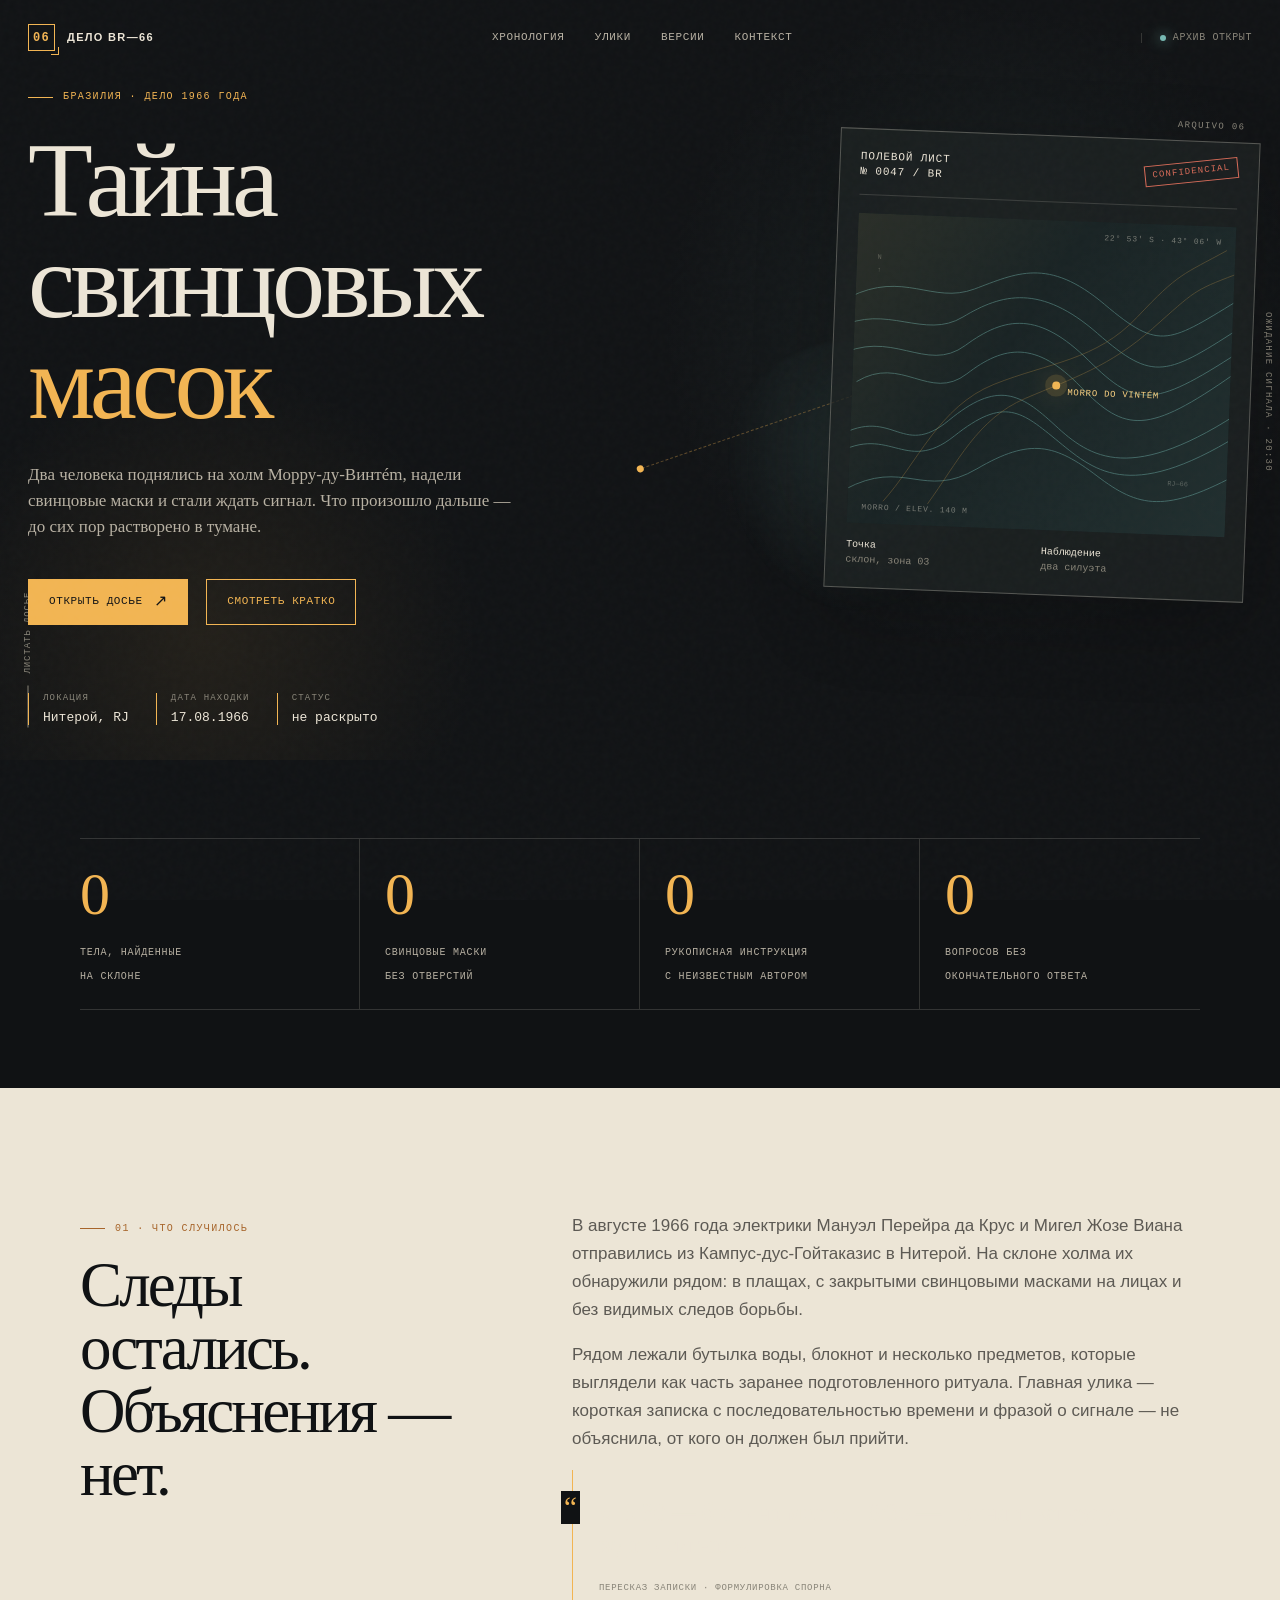
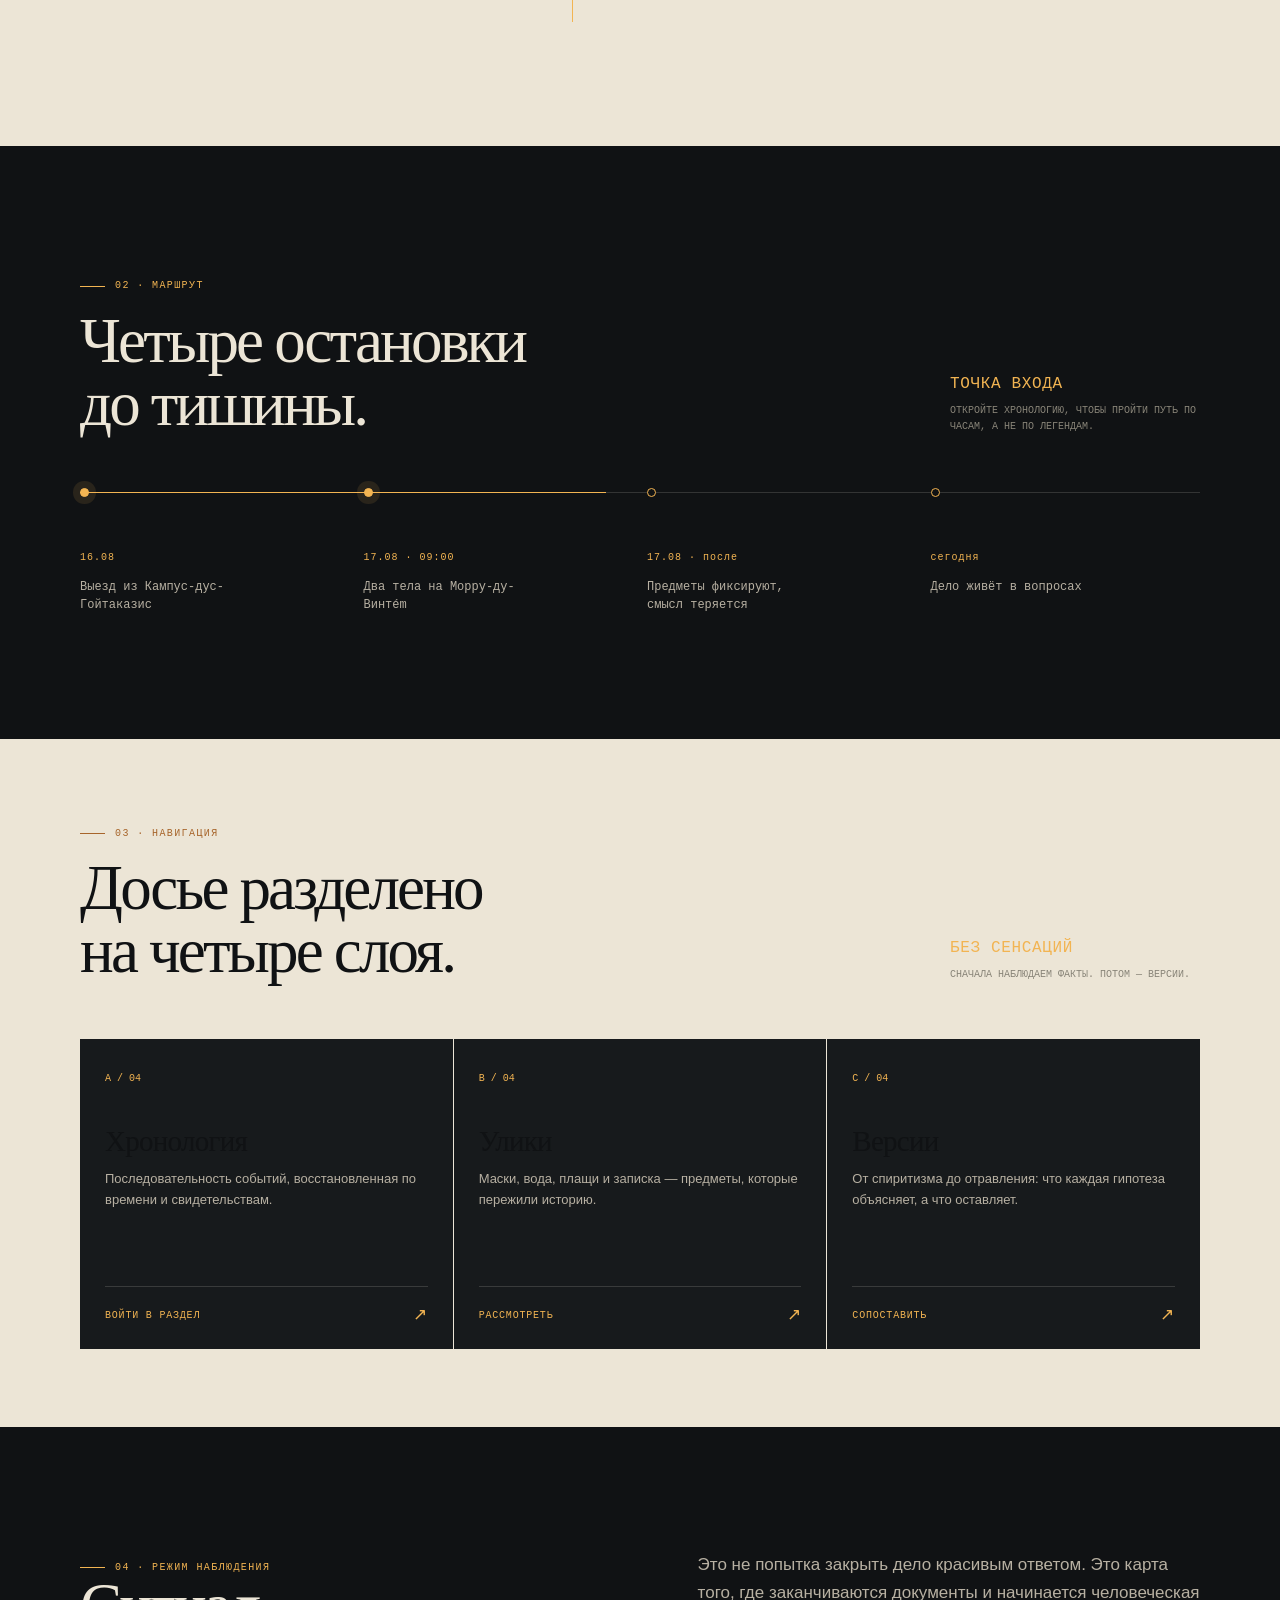
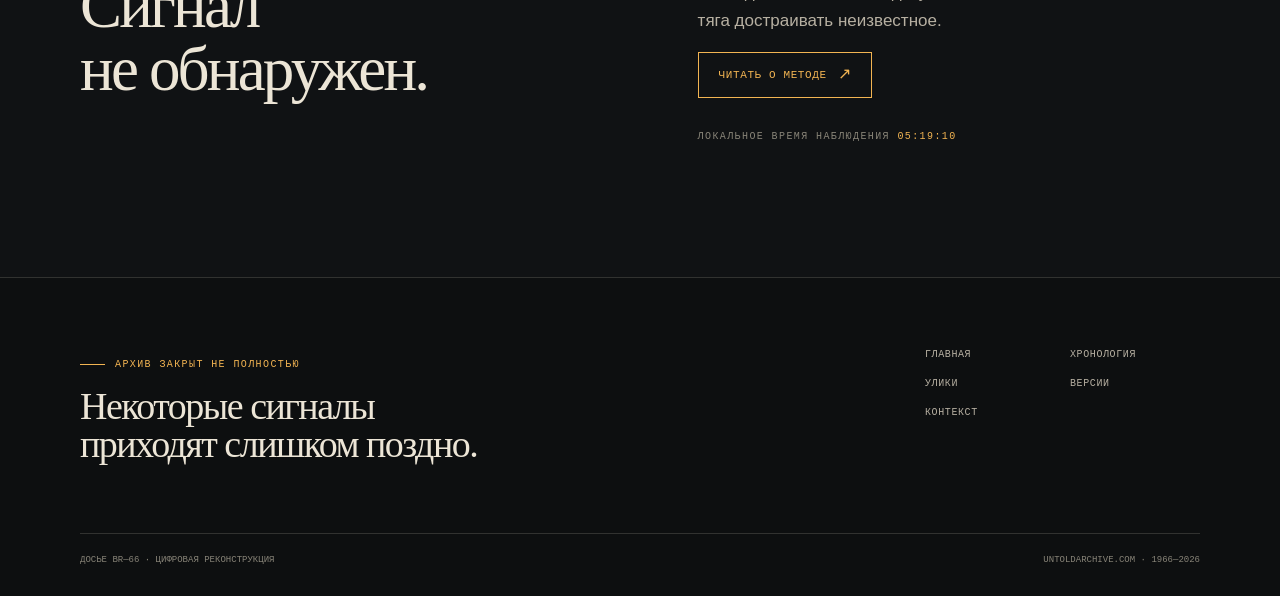
<file: index.html>
<!doctype html>
<html lang="ru">
<head>
  <meta charset="utf-8">
  <meta name="viewport" content="width=device-width, initial-scale=1">
  <meta name="description" content="Интерактивное досье о тайне свинцовых масок в Бразилии, 1966 год.">
  <title>Тайна свинцовых масок — досье BR-66</title>
  <link rel="stylesheet" href="styles.css">
</head>
<body>
  <header class="site-header">
    <div class="nav-shell">
      <a class="brand" href="index.html" aria-label="На главную">
        <span class="brand-mark">06</span>
        <span>Дело BR—66</span>
      </a>
      <nav class="nav-links" aria-label="Основная навигация">
        <a href="chronology.html">Хронология</a>
        <a href="evidence.html">Улики</a>
        <a href="theories.html">Версии</a>
        <a href="sources.html">Контекст</a>
      </nav>
      <div class="nav-status"><span class="status-dot"></span>архив открыт</div>
      <button class="menu-toggle" type="button" aria-label="Открыть меню" aria-expanded="false"><span></span><span></span></button>
    </div>
  </header>

  <main>
    <section class="hero">
      <div class="hero-grid">
        <div class="hero-copy reveal">
          <span class="eyebrow">Бразилия · дело 1966 года</span>
          <h1>Тайна<br>свинцовых <em>масок</em></h1>
          <p class="hero-subtitle">Два человека поднялись на холм Морру-ду-Винтém, надели свинцовые маски и стали ждать сигнал. Что произошло дальше — до сих пор растворено в тумане.</p>
          <div class="hero-actions">
            <a class="button" href="chronology.html">Открыть досье <span class="button-arrow">↗</span></a>
            <a class="button ghost" href="#intro">Смотреть кратко</a>
          </div>
          <div class="hero-meta">
            <div class="meta-cell">
              <div class="meta-label">Локация</div>
              <div class="meta-value">Нитерой, RJ</div>
            </div>
            <div class="meta-cell">
              <div class="meta-label">Дата находки</div>
              <div class="meta-value">17.08.1966</div>
            </div>
            <div class="meta-cell">
              <div class="meta-label">Статус</div>
              <div class="meta-value">не раскрыто</div>
            </div>
          </div>
        </div>

        <div class="hero-visual reveal delay-2" aria-label="Схематичная карта места обнаружения">
          <div class="mask-shadow"></div>
          <div class="signal-line"></div>
          <div class="dossier">
            <div class="dossier-top">
              <div class="dossier-title">Полевой лист<br>№ 0047 / BR</div>
              <div class="dossier-stamp">CONFIDENCIAL</div>
            </div>
            <div class="map-art">
              <span class="map-coord north">22° 53' S · 43° 06' W</span>
              <span class="map-coord south">MORRO / ELEV. 140 M</span>
              <svg viewBox="0 0 440 310" aria-hidden="true">
                <g fill="none" stroke="#75b8b1" stroke-width="1" opacity=".65">
                  <path d="M-20 239 C48 193 59 261 114 212 S196 177 238 213 329 280 460 184"/>
                  <path d="M-22 260 C44 214 64 279 121 230 S198 198 243 232 332 301 464 208"/>
                  <path d="M5 171 C56 137 91 192 133 157 S212 115 266 167 347 219 443 146"/>
                  <path d="M-20 143 C43 105 85 160 130 124 S214 81 274 136 353 188 458 113"/>
                  <path d="M-18 109 C36 78 82 120 126 91 S215 49 283 104 365 151 455 87"/>
                  <path d="M-7 73 C55 39 90 78 138 58 S222 17 290 70 366 112 452 55"/>
                  <path d="M-4 297 C64 257 88 306 149 267 S239 235 289 270 370 311 457 259"/>
                </g>
                <g fill="none" stroke="#f2b452" stroke-width="1" opacity=".35">
                  <path d="M41 309 C79 264 102 196 165 168 S283 136 329 83 380 32 430 2"/>
                  <path d="M93 310 C126 261 147 209 202 183 S299 142 347 96 393 50 440 30"/>
                </g>
                <g fill="#ece5d6" opacity=".4" font-family="monospace" font-size="8">
                  <text x="24" y="27">N</text><text x="24" y="42">↑</text><text x="371" y="278">RJ—66</text>
                </g>
              </svg>
              <span class="map-pin"></span>
            </div>
            <div class="dossier-bottom">
              <div class="dossier-note"><strong>Точка</strong>склон, зона 03</div>
              <div class="dossier-note"><strong>Наблюдение</strong>два силуэта</div>
            </div>
          </div>
          <span class="vertical-label">ожидание сигнала · 20:30</span>
        </div>
      </div>
      <div class="scroll-cue">листать досье</div>
    </section>

    <section class="section-tight" id="intro">
      <div class="container">
        <div class="stat-grid reveal">
          <div class="stat"><span class="stat-number" data-count="2">0</span><span class="stat-label">тела, найденные<br>на склоне</span></div>
          <div class="stat"><span class="stat-number" data-count="2">0</span><span class="stat-label">свинцовые маски<br>без отверстий</span></div>
          <div class="stat"><span class="stat-number" data-count="1">0</span><span class="stat-label">рукописная инструкция<br>с неизвестным автором</span></div>
          <div class="stat"><span class="stat-number" data-count="60" data-suffix=" лет">0</span><span class="stat-label">вопросов без<br>окончательного ответа</span></div>
        </div>
      </div>
    </section>

    <section class="section paper-section" id="story">
      <div class="container">
        <div class="two-col copy-asym reveal">
          <div class="copy-block">
            <span class="eyebrow">01 · Что случилось</span>
            <h2>Следы остались. Объяснения — нет.</h2>
          </div>
          <div>
            <p class="lede">В августе 1966 года электрики Мануэл Перейра да Крус и Мигел Жозе Виана отправились из Кампус-дус-Гойтаказис в Нитерой. На склоне холма их обнаружили рядом: в плащах, с закрытыми свинцовыми масками на лицах и без видимых следов борьбы.</p>
            <p class="lede">Рядом лежали бутылка воды, блокнот и несколько предметов, которые выглядели как часть заранее подготовленного ритуала. Главная улика — короткая записка с последовательностью времени и фразой о сигнале — не объяснила, от кого он должен был прийти.</p>
            <div class="quote-block">
              <p>«16:30 — быть на месте. 18:30 — принять капсулу… ждать сигнал».</p>
              <span class="quote-source">Пересказ записки · формулировка спорна</span>
            </div>
          </div>
        </div>
      </div>
    </section>

    <section class="section" id="route">
      <div class="container">
        <div class="section-header reveal">
          <div>
            <span class="eyebrow">02 · Маршрут</span>
            <h2>Четыре остановки<br>до тишины.</h2>
          </div>
          <div class="header-note"><strong>Точка входа</strong>Откройте хронологию, чтобы пройти путь по часам, а не по легендам.</div>
        </div>
        <div class="route reveal delay-1">
          <div class="route-line"></div>
          <div class="route-points">
            <div class="route-point active"><span class="route-time">16.08</span><p>Выезд из Кампус-дус-Гойтаказис</p></div>
            <div class="route-point active"><span class="route-time">17.08 · 09:00</span><p>Два тела на Морру-ду-Винтém</p></div>
            <div class="route-point"><span class="route-time">17.08 · после</span><p>Предметы фиксируют, смысл теряется</p></div>
            <div class="route-point"><span class="route-time">сегодня</span><p>Дело живёт в вопросах</p></div>
          </div>
        </div>
      </div>
    </section>

    <section class="section-tight paper-section">
      <div class="container">
        <div class="section-header reveal">
          <div>
            <span class="eyebrow">03 · Навигация</span>
            <h2>Досье разделено<br>на четыре слоя.</h2>
          </div>
          <div class="header-note"><strong>Без сенсаций</strong>Сначала наблюдаем факты. Потом — версии.</div>
        </div>
        <div class="case-card-grid reveal delay-1">
          <a class="case-card" href="chronology.html">
            <div><span class="case-card-number">A / 04</span><h3>Хронология</h3><p>Последовательность событий, восстановленная по времени и свидетельствам.</p></div>
            <div class="card-link">Войти в раздел <span>↗</span></div>
          </a>
          <a class="case-card" href="evidence.html">
            <div><span class="case-card-number">B / 04</span><h3>Улики</h3><p>Маски, вода, плащи и записка — предметы, которые пережили историю.</p></div>
            <div class="card-link">Рассмотреть <span>↗</span></div>
          </a>
          <a class="case-card" href="theories.html">
            <div><span class="case-card-number">C / 04</span><h3>Версии</h3><p>От спиритизма до отравления: что каждая гипотеза объясняет, а что оставляет.</p></div>
            <div class="card-link">Сопоставить <span>↗</span></div>
          </a>
        </div>
      </div>
    </section>

    <section class="section">
      <div class="container two-col reveal">
        <div>
          <span class="eyebrow">04 · Режим наблюдения</span>
          <h2>Сигнал<br>не обнаружен.</h2>
        </div>
        <div>
          <p class="lede">Это не попытка закрыть дело красивым ответом. Это карта того, где заканчиваются документы и начинается человеческая тяга достраивать неизвестное.</p>
          <a class="button ghost" href="sources.html">Читать о методе <span class="button-arrow">↗</span></a>
          <p class="overline" style="margin-top:32px">локальное время наблюдения <span class="text-amber" data-clock>00:00:00</span></p>
        </div>
      </div>
    </section>
  </main>

  <footer class="site-footer">
    <div class="container">
      <div class="footer-top">
        <div><span class="eyebrow">Архив закрыт не полностью</span><div class="footer-title">Некоторые сигналы<br>приходят слишком поздно.</div></div>
        <nav class="footer-nav" aria-label="Навигация в подвале"><a href="index.html">Главная</a><a href="chronology.html">Хронология</a><a href="evidence.html">Улики</a><a href="theories.html">Версии</a><a href="sources.html">Контекст</a></nav>
      </div>
      <div class="footer-bottom"><span>Досье BR—66 · цифровая реконструкция</span><span><a href="https://untoldarchive.com/ru/">UntoldArchive.com</a> · 1966—2026</span></div>
    </div>
  </footer>
  <script src="script.js"></script>
</body>
</html>
</file>
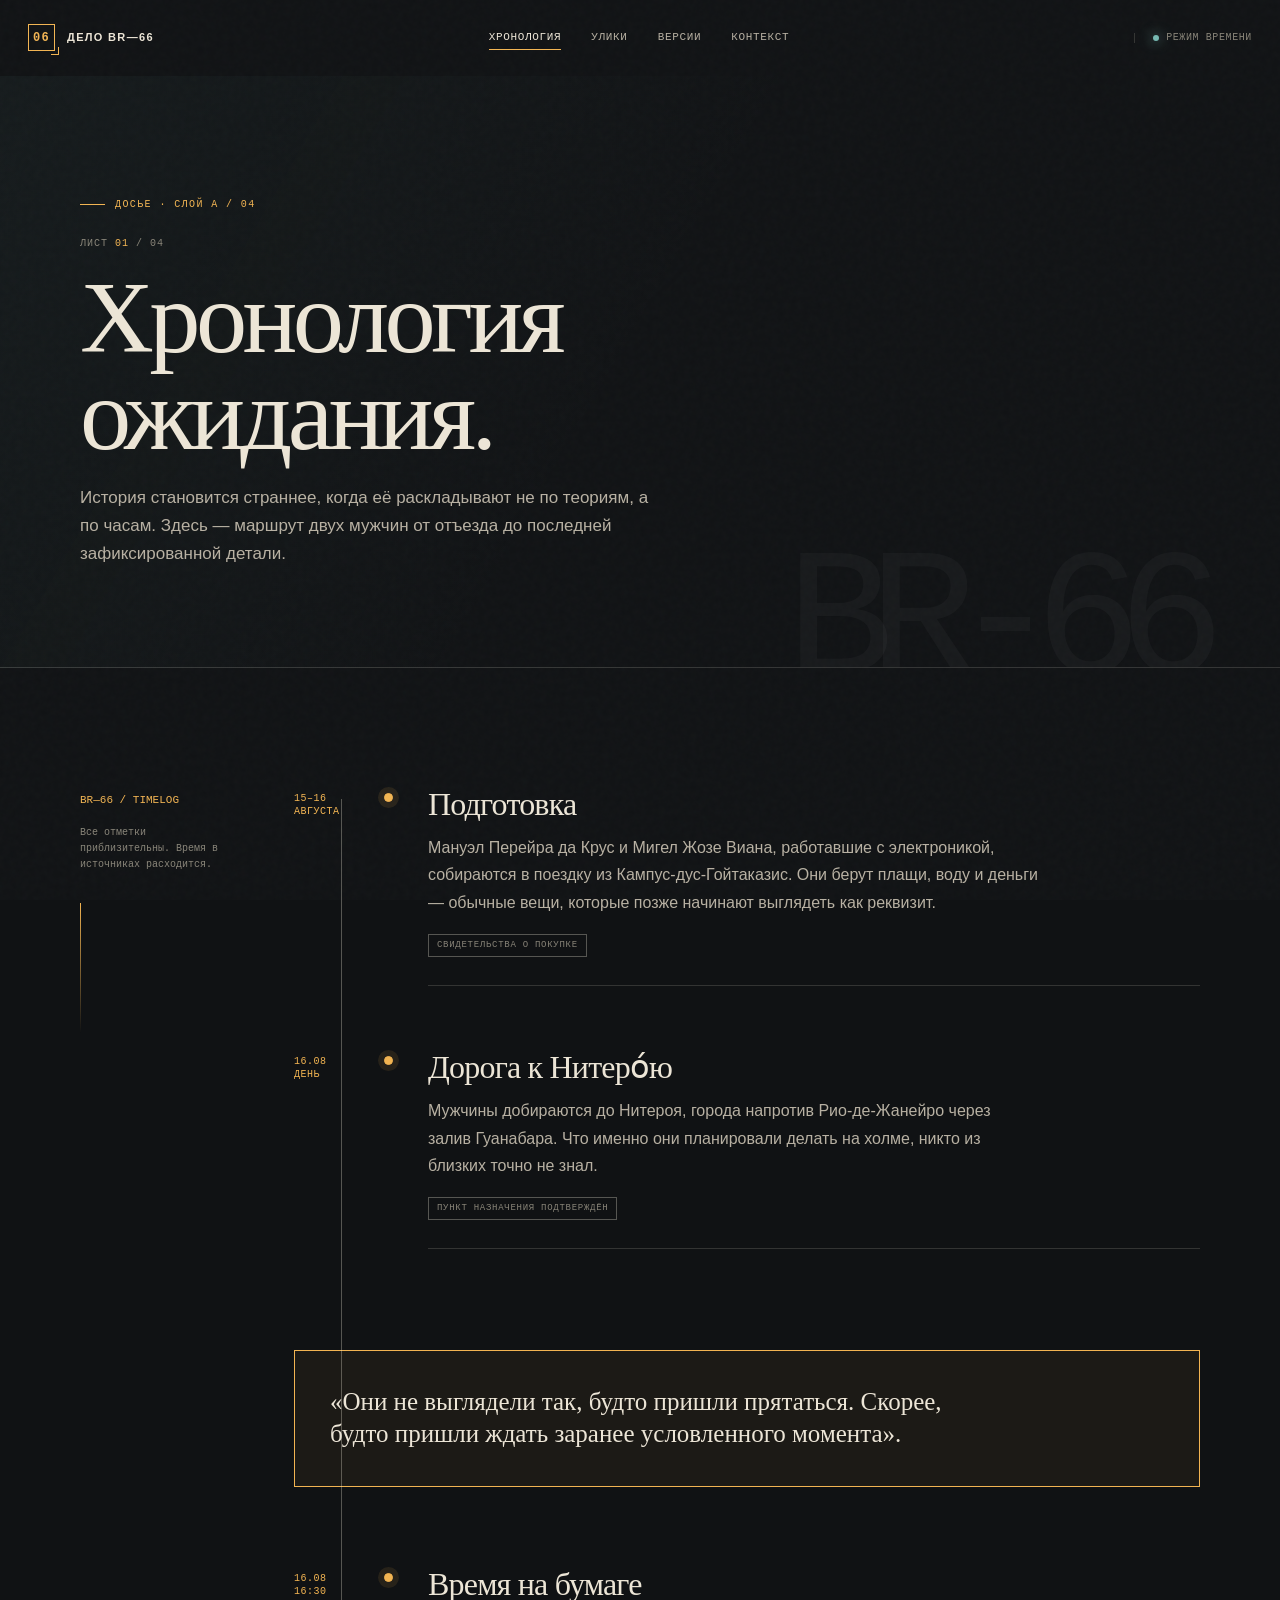
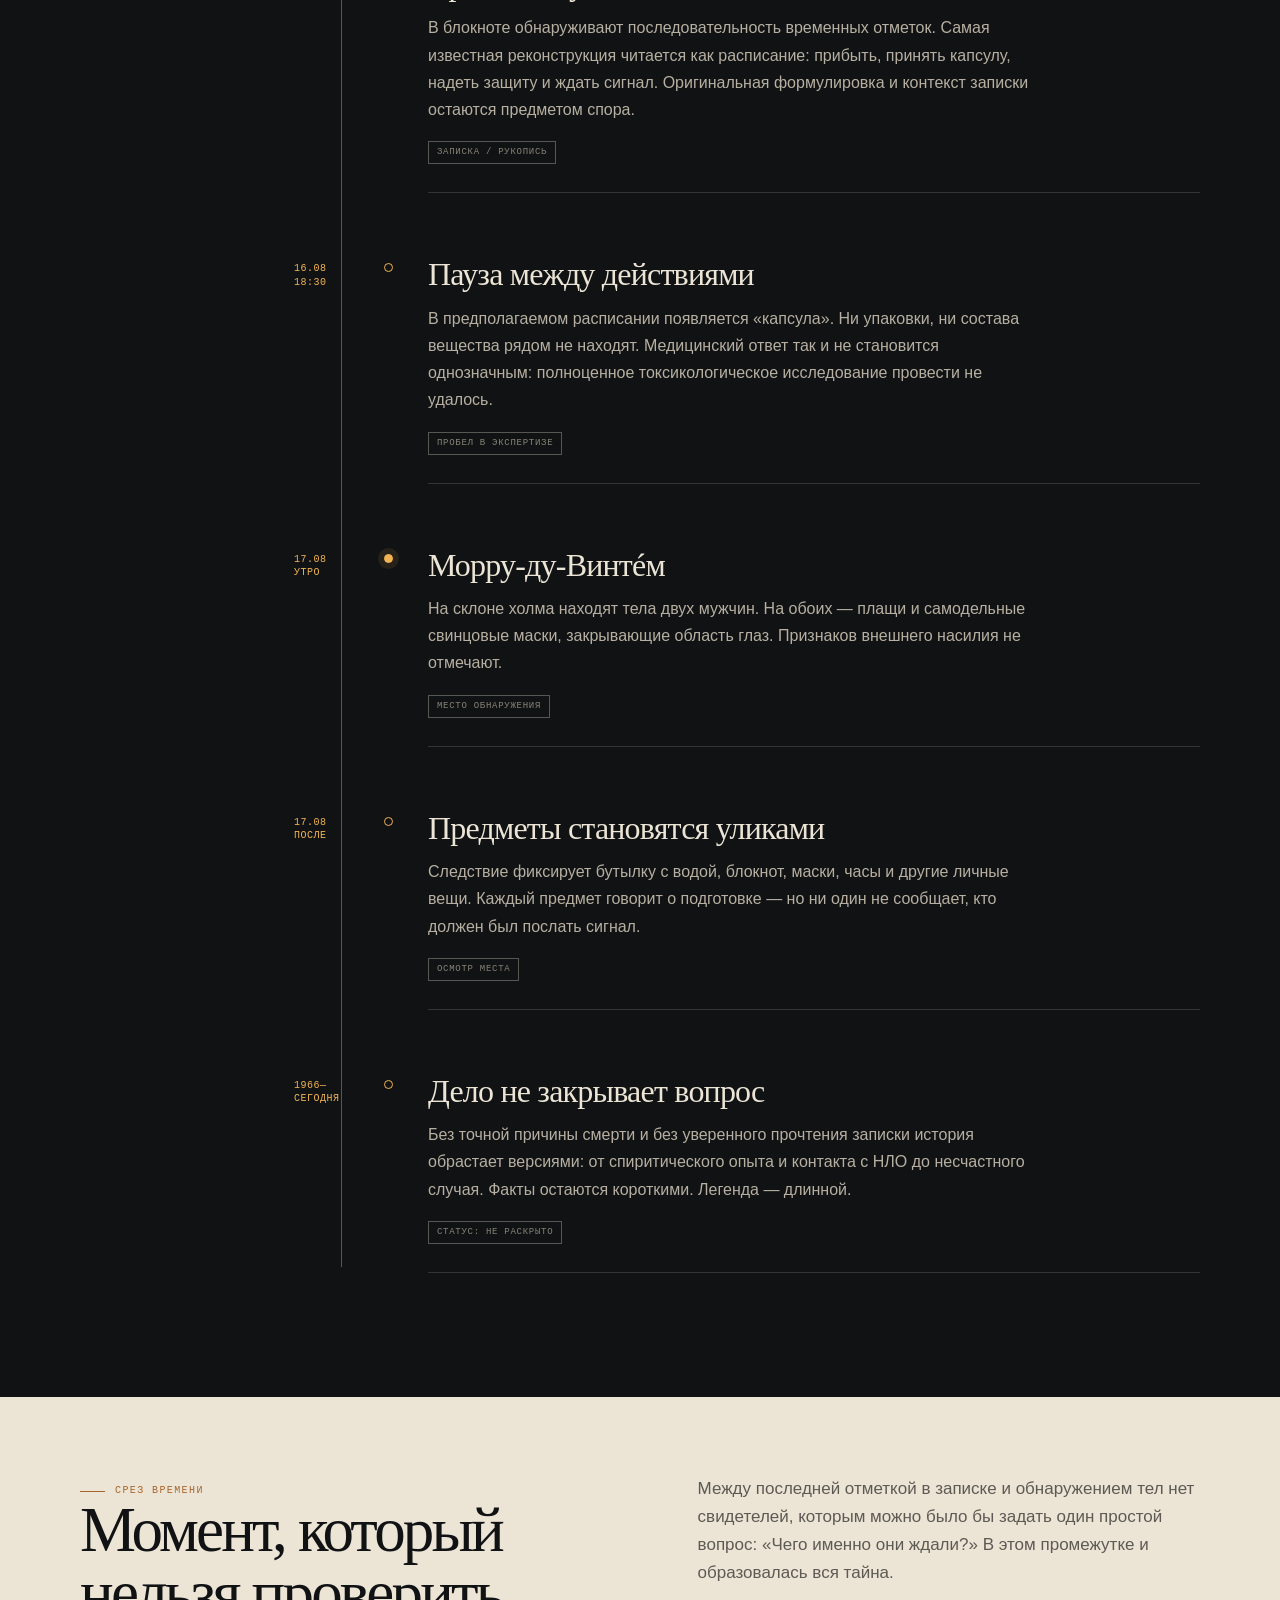
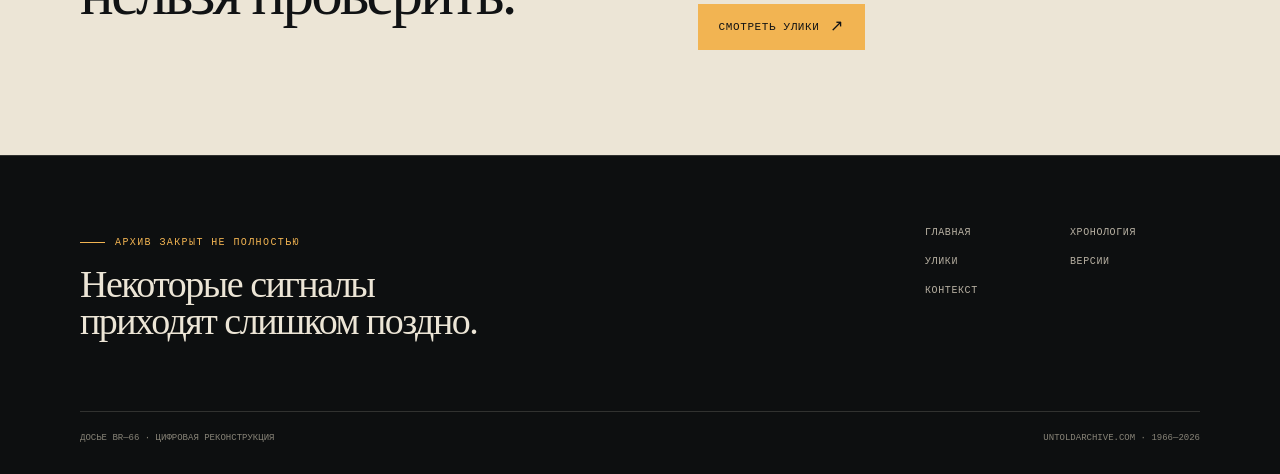
<file: chronology.html>
<!doctype html>
<html lang="ru">
<head>
  <meta charset="utf-8">
  <meta name="viewport" content="width=device-width, initial-scale=1">
  <meta name="description" content="Хронология дела свинцовых масок: август 1966 года по часам и документам.">
  <title>Хронология — Дело BR-66</title>
  <link rel="stylesheet" href="styles.css">
</head>
<body>
  <header class="site-header">
    <div class="nav-shell">
      <a class="brand" href="index.html" aria-label="На главную"><span class="brand-mark">06</span><span>Дело BR—66</span></a>
      <nav class="nav-links" aria-label="Основная навигация"><a href="chronology.html" aria-current="page">Хронология</a><a href="evidence.html">Улики</a><a href="theories.html">Версии</a><a href="sources.html">Контекст</a></nav>
      <div class="nav-status"><span class="status-dot"></span>режим времени</div>
      <button class="menu-toggle" type="button" aria-label="Открыть меню" aria-expanded="false"><span></span><span></span></button>
    </div>
  </header>

  <main class="page-main">
    <section class="page-hero">
      <div class="container reveal">
        <span class="eyebrow">Досье · слой A / 04</span>
        <div class="page-index">лист <b>01</b> / 04</div>
        <h1>Хронология<br>ожидания.</h1>
        <p class="lede">История становится страннее, когда её раскладывают не по теориям, а по часам. Здесь — маршрут двух мужчин от отъезда до последней зафиксированной детали.</p>
      </div>
    </section>

    <section class="section">
      <div class="container">
        <div class="timeline-shell">
          <aside class="timeline-side reveal">
            <div><div class="side-code">BR—66 / TIMELOG</div><p>Все отметки приблизительны. Время в источниках расходится.</p></div>
            <div class="timeline-meter"><span data-scroll-progress></span></div>
          </aside>
          <div class="timeline">
            <div class="timeline-item is-key reveal">
              <div class="timeline-date">15–16<br>августа</div>
              <div class="timeline-content"><h3>Подготовка</h3><p>Мануэл Перейра да Крус и Мигел Жозе Виана, работавшие с электроникой, собираются в поездку из Кампус-дус-Гойтаказис. Они берут плащи, воду и деньги — обычные вещи, которые позже начинают выглядеть как реквизит.</p><span class="timeline-tag">свидетельства о покупке</span></div>
            </div>
            <div class="timeline-item is-key reveal">
              <div class="timeline-date">16.08<br>день</div>
              <div class="timeline-content"><h3>Дорога к Нитеро́ю</h3><p>Мужчины добираются до Нитероя, города напротив Рио-де-Жанейро через залив Гуанабара. Что именно они планировали делать на холме, никто из близких точно не знал.</p><span class="timeline-tag">пункт назначения подтверждён</span></div>
            </div>
            <div class="timeline-highlight reveal"><p>«Они не выглядели так, будто пришли прятаться. Скорее, будто пришли ждать заранее условленного момента».</p></div>
            <div class="timeline-item is-key reveal">
              <div class="timeline-date">16.08<br>16:30</div>
              <div class="timeline-content"><h3>Время на бумаге</h3><p>В блокноте обнаруживают последовательность временных отметок. Самая известная реконструкция читается как расписание: прибыть, принять капсулу, надеть защиту и ждать сигнал. Оригинальная формулировка и контекст записки остаются предметом спора.</p><span class="timeline-tag">записка / рукопись</span></div>
            </div>
            <div class="timeline-item reveal">
              <div class="timeline-date">16.08<br>18:30</div>
              <div class="timeline-content"><h3>Пауза между действиями</h3><p>В предполагаемом расписании появляется «капсула». Ни упаковки, ни состава вещества рядом не находят. Медицинский ответ так и не становится однозначным: полноценное токсикологическое исследование провести не удалось.</p><span class="timeline-tag">пробел в экспертизе</span></div>
            </div>
            <div class="timeline-item is-key reveal">
              <div class="timeline-date">17.08<br>утро</div>
              <div class="timeline-content"><h3>Морру-ду-Винтéм</h3><p>На склоне холма находят тела двух мужчин. На обоих — плащи и самодельные свинцовые маски, закрывающие область глаз. Признаков внешнего насилия не отмечают.</p><span class="timeline-tag">место обнаружения</span></div>
            </div>
            <div class="timeline-item reveal">
              <div class="timeline-date">17.08<br>после</div>
              <div class="timeline-content"><h3>Предметы становятся уликами</h3><p>Следствие фиксирует бутылку с водой, блокнот, маски, часы и другие личные вещи. Каждый предмет говорит о подготовке — но ни один не сообщает, кто должен был послать сигнал.</p><span class="timeline-tag">осмотр места</span></div>
            </div>
            <div class="timeline-item reveal">
              <div class="timeline-date">1966—<br>сегодня</div>
              <div class="timeline-content"><h3>Дело не закрывает вопрос</h3><p>Без точной причины смерти и без уверенного прочтения записки история обрастает версиями: от спиритического опыта и контакта с НЛО до несчастного случая. Факты остаются короткими. Легенда — длинной.</p><span class="timeline-tag">статус: не раскрыто</span></div>
            </div>
          </div>
        </div>
      </div>
    </section>

    <section class="section-tight paper-section">
      <div class="container two-col reveal">
        <div><span class="eyebrow">Срез времени</span><h2>Момент, который нельзя проверить.</h2></div>
        <div><p class="lede">Между последней отметкой в записке и обнаружением тел нет свидетелей, которым можно было бы задать один простой вопрос: «Чего именно они ждали?» В этом промежутке и образовалась вся тайна.</p><a class="button" href="evidence.html">Смотреть улики <span class="button-arrow">↗</span></a></div>
      </div>
    </section>
  </main>

  <footer class="site-footer"><div class="container"><div class="footer-top"><div><span class="eyebrow">Архив закрыт не полностью</span><div class="footer-title">Некоторые сигналы<br>приходят слишком поздно.</div></div><nav class="footer-nav" aria-label="Навигация в подвале"><a href="index.html">Главная</a><a href="chronology.html">Хронология</a><a href="evidence.html">Улики</a><a href="theories.html">Версии</a><a href="sources.html">Контекст</a></nav></div><div class="footer-bottom"><span>Досье BR—66 · цифровая реконструкция</span><span><a href="https://untoldarchive.com/ru/">UntoldArchive.com</a> · 1966—2026</span></div></div></footer>
  <script src="script.js"></script>
<script type="module" src="https://static.cloudflareinsights.com/beacon.min.js/vce701823e78c4301a35b7e07294d87301792088814092" integrity="sha512-UKNk8GbxkABxKcXYuLkO16EleLGUkcvJWtpSNmExE0Too3ZaFAxTscNWEc1OdAv5/BikHawapSCaiD2XCmp+Bw==" data-cf-beacon='{"version":"2024.11.0","token":"1954b47c125f43f8b4338b3c4f804e4f","spa":2}' crossorigin="anonymous"></script>
</body>
</html>
</file>
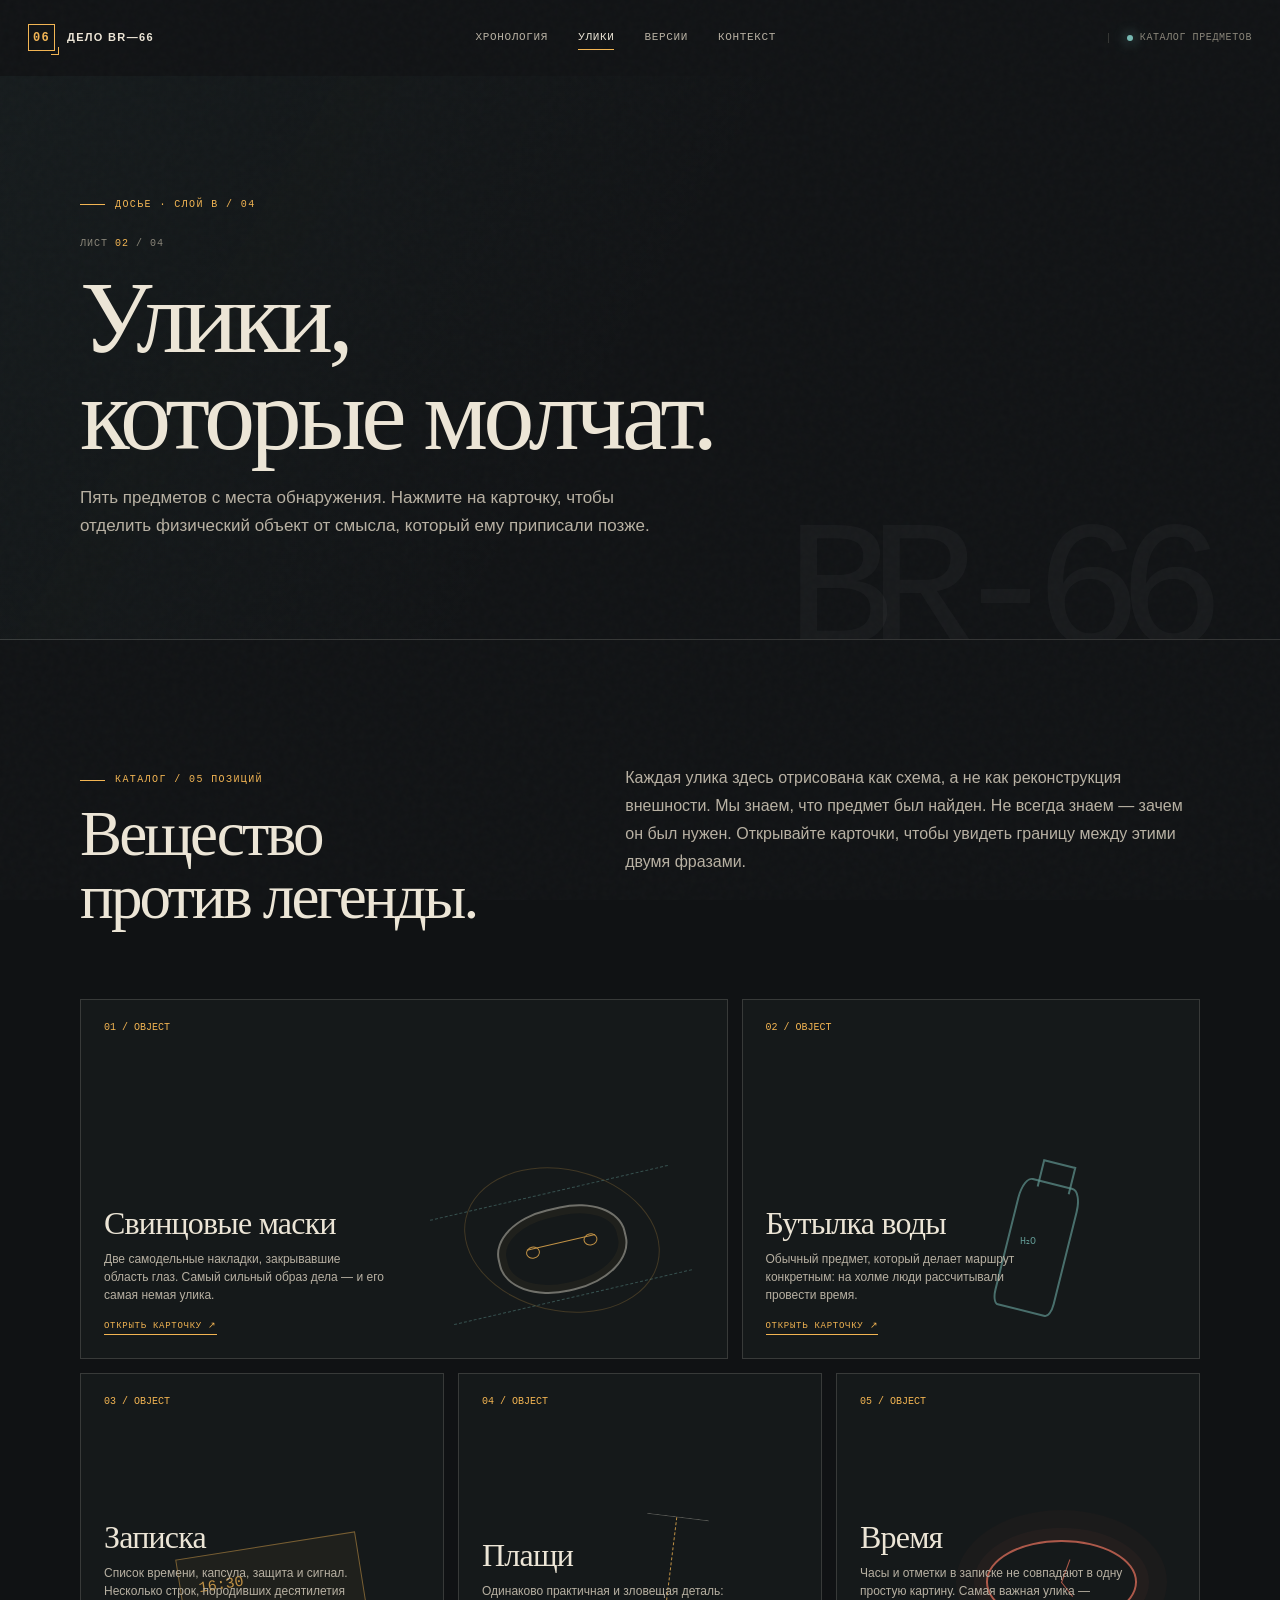
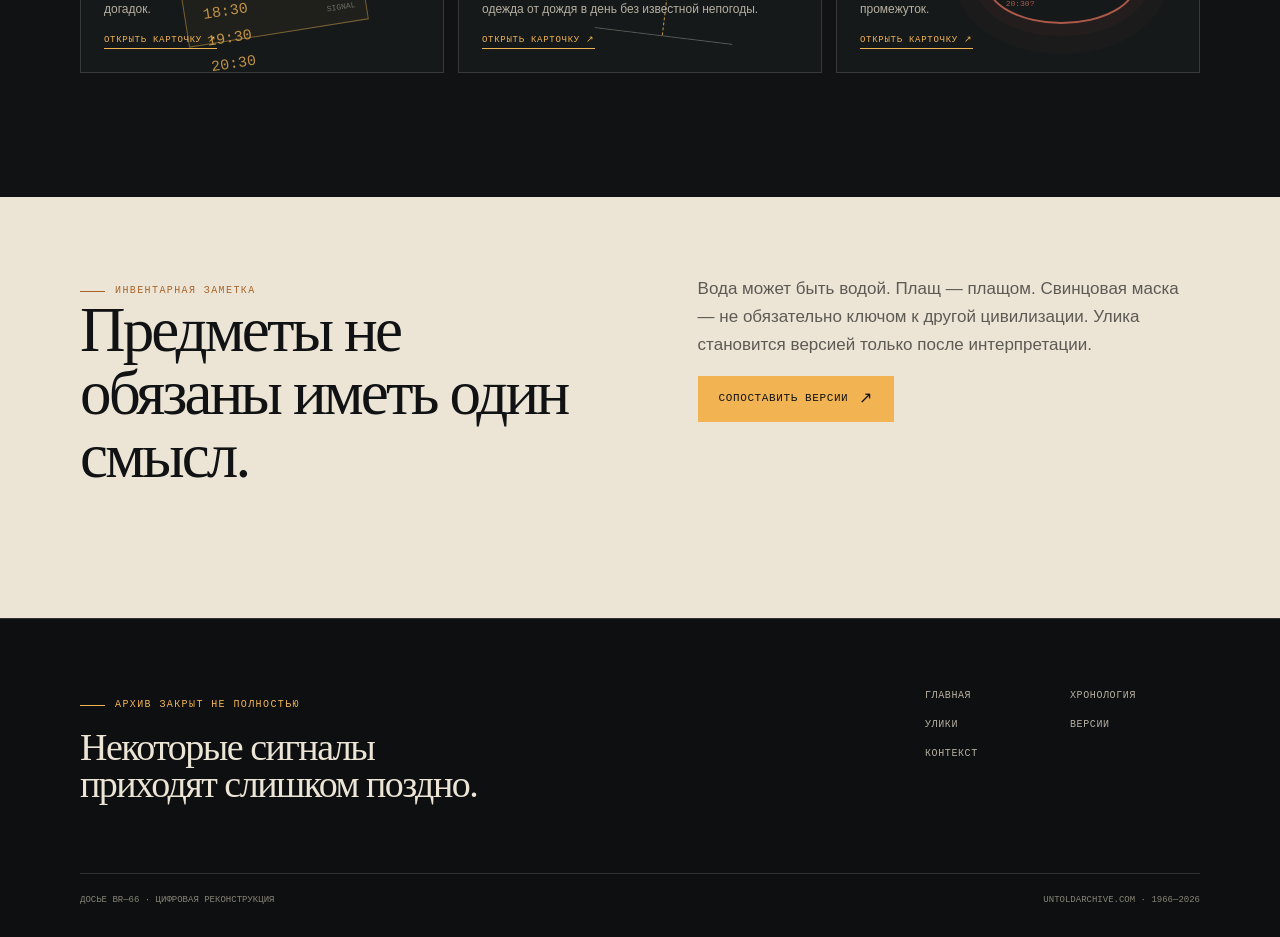
<file: evidence.html>
<!doctype html>
<html lang="ru">
<head>
  <meta charset="utf-8">
  <meta name="viewport" content="width=device-width, initial-scale=1">
  <meta name="description" content="Улики и предметы из дела свинцовых масок: что известно о каждом и чего не хватает.">
  <title>Улики — Дело BR-66</title>
  <link rel="stylesheet" href="styles.css">
</head>
<body>
  <header class="site-header"><div class="nav-shell"><a class="brand" href="index.html" aria-label="На главную"><span class="brand-mark">06</span><span>Дело BR—66</span></a><nav class="nav-links" aria-label="Основная навигация"><a href="chronology.html">Хронология</a><a href="evidence.html" aria-current="page">Улики</a><a href="theories.html">Версии</a><a href="sources.html">Контекст</a></nav><div class="nav-status"><span class="status-dot"></span>каталог предметов</div><button class="menu-toggle" type="button" aria-label="Открыть меню" aria-expanded="false"><span></span><span></span></button></div></header>

  <main class="page-main">
    <section class="page-hero"><div class="container reveal"><span class="eyebrow">Досье · слой B / 04</span><div class="page-index">лист <b>02</b> / 04</div><h1>Улики,<br>которые молчат.</h1><p class="lede">Пять предметов с места обнаружения. Нажмите на карточку, чтобы отделить физический объект от смысла, который ему приписали позже.</p></div></section>

    <section class="section">
      <div class="container">
        <div class="evidence-intro reveal"><div><span class="eyebrow">Каталог / 05 позиций</span><h2>Вещество<br>против легенды.</h2></div><p>Каждая улика здесь отрисована как схема, а не как реконструкция внешности. Мы знаем, что предмет был найден. Не всегда знаем — зачем он был нужен. Открывайте карточки, чтобы увидеть границу между этими двумя фразами.</p></div>
        <div class="evidence-grid">
          <article class="evidence-item reveal" data-evidence-card>
            <span class="evidence-number">01 / OBJECT</span>
            <div class="evidence-visual"><div class="specimen"><div class="specimen-mask"></div><div class="specimen-mask-line"></div></div></div>
            <div><h3>Свинцовые маски</h3><p>Две самодельные накладки, закрывавшие область глаз. Самый сильный образ дела — и его самая немая улика.</p><button class="evidence-open" type="button" data-evidence='{"title":"Свинцовые маски","copy":"Маски были сделаны из листового свинца и закрывали лицо в области глаз. Их функция не установлена: защита от света, радиации, вспышки — или элемент неизвестного ритуала. Важнее всего то, чего рядом не было: инструкции по использованию и следов борьбы.","facts":[["Форма","самодельная накладка"],["Количество","2 экземпляра"],["Точный состав","не установлен"],["Главный пробел","назначение неизвестно"]]}'>Открыть карточку ↗</button></div>
          </article>
          <article class="evidence-item reveal delay-1">
            <span class="evidence-number">02 / OBJECT</span>
            <div class="evidence-visual"><div class="bottle"></div></div>
            <div><h3>Бутылка воды</h3><p>Обычный предмет, который делает маршрут конкретным: на холме люди рассчитывали провести время.</p><button class="evidence-open" type="button" data-evidence='{"title":"Бутылка воды","copy":"Вода выглядит почти бытовой деталью, но меняет масштаб сцены. Это не случайная остановка на несколько минут: люди подготовились к ожиданию. Бутылка не говорит, сколько времени они собирались провести на склоне и была ли она общей.","facts":[["Категория","предмет быта"],["Смысл","признак подготовки"],["Что неясно","время использования"],["Состояние","зафиксирована на месте"]]}'>Открыть карточку ↗</button></div>
          </article>
          <article class="evidence-item reveal delay-1">
            <span class="evidence-number">03 / OBJECT</span>
            <div class="evidence-visual"><div class="paper-note"></div></div>
            <div><h3>Записка</h3><p>Список времени, капсула, защита и сигнал. Несколько строк, породивших десятилетия догадок.</p><button class="evidence-open" type="button" data-evidence='{"title":"Рукописная записка","copy":"Короткий текст обычно пересказывают как точное расписание действий. Но перевод и чтение рукописи зависят от того, какой фрагмент считать оригинальным. Записка фиксирует намерение ждать, но не называет источник сигнала.","facts":[["Форма","рукопись в блокноте"],["Ключевые слова","время / капсула / сигнал"],["Автор","не установлен"],["Надёжность чтения","дискуссионная"]]}'>Открыть карточку ↗</button></div>
          </article>
          <article class="evidence-item reveal delay-2">
            <span class="evidence-number">04 / OBJECT</span>
            <div class="evidence-visual"><div class="coat"></div></div>
            <div><h3>Плащи</h3><p>Одинаково практичная и зловещая деталь: одежда от дождя в день без известной непогоды.</p><button class="evidence-open" type="button" data-evidence='{"title":"Плащи","copy":"Плащи часто читают как часть ритуала, хотя они могли быть простым ответом на тропический ливень. Предмет подтверждает подготовку к выходу, но не помогает выбрать между рациональной и мистической версиями.","facts":[["Количество","2 плаща"],["Функция","защита от дождя"],["Версия","часть подготовки"],["Доказательство ритуала","отсутствует"]]}'>Открыть карточку ↗</button></div>
          </article>
          <article class="evidence-item reveal delay-3">
            <span class="evidence-number">05 / OBJECT</span>
            <div class="evidence-visual"><div class="watch"><span class="watch-label">20:30?</span></div></div>
            <div><h3>Время</h3><p>Часы и отметки в записке не совпадают в одну простую картину. Самая важная улика — промежуток.</p><button class="evidence-open" type="button" data-evidence='{"title":"Часы и отметки","copy":"Время в этой истории не является единым механизмом. Есть время поездки, время на бумаге и время обнаружения. Между ними нет непрерывной цепочки наблюдения — поэтому одна цифра легко превращается в легенду.","facts":[["Диапазон","16:30 — 20:30"],["Проблема","нет свидетеля ожидания"],["Сигнал","источник не назван"],["Итог","время остаётся косвенным"]]}'>Открыть карточку ↗</button></div>
          </article>
        </div>
      </div>
    </section>

    <section class="section-tight paper-section"><div class="container two-col reveal"><div><span class="eyebrow">Инвентарная заметка</span><h2>Предметы не обязаны иметь один смысл.</h2></div><div><p class="lede">Вода может быть водой. Плащ — плащом. Свинцовая маска — не обязательно ключом к другой цивилизации. Улика становится версией только после интерпретации.</p><a class="button" href="theories.html">Сопоставить версии <span class="button-arrow">↗</span></a></div></div></section>

    <div class="modal" id="evidence-modal" aria-hidden="true" role="dialog" aria-modal="true" aria-labelledby="modal-title"><div class="modal-dialog"><button class="modal-close" type="button" aria-label="Закрыть" data-modal-close>×</button><span class="eyebrow">Карточка предмета</span><h3 id="modal-title" data-modal-title>Улика</h3><p data-modal-copy></p><div class="modal-facts" data-modal-facts></div></div></div>
  </main>

  <footer class="site-footer"><div class="container"><div class="footer-top"><div><span class="eyebrow">Архив закрыт не полностью</span><div class="footer-title">Некоторые сигналы<br>приходят слишком поздно.</div></div><nav class="footer-nav" aria-label="Навигация в подвале"><a href="index.html">Главная</a><a href="chronology.html">Хронология</a><a href="evidence.html">Улики</a><a href="theories.html">Версии</a><a href="sources.html">Контекст</a></nav></div><div class="footer-bottom"><span>Досье BR—66 · цифровая реконструкция</span><span><a href="https://untoldarchive.com/ru/">UntoldArchive.com</a> · 1966—2026</span></div></div></footer>
  <script src="script.js"></script>
<script type="module" src="https://static.cloudflareinsights.com/beacon.min.js/vce701823e78c4301a35b7e07294d87301792088814092" integrity="sha512-UKNk8GbxkABxKcXYuLkO16EleLGUkcvJWtpSNmExE0Too3ZaFAxTscNWEc1OdAv5/BikHawapSCaiD2XCmp+Bw==" data-cf-beacon='{"version":"2024.11.0","token":"1954b47c125f43f8b4338b3c4f804e4f","spa":2}' crossorigin="anonymous"></script>
</body>
</html>
</file>
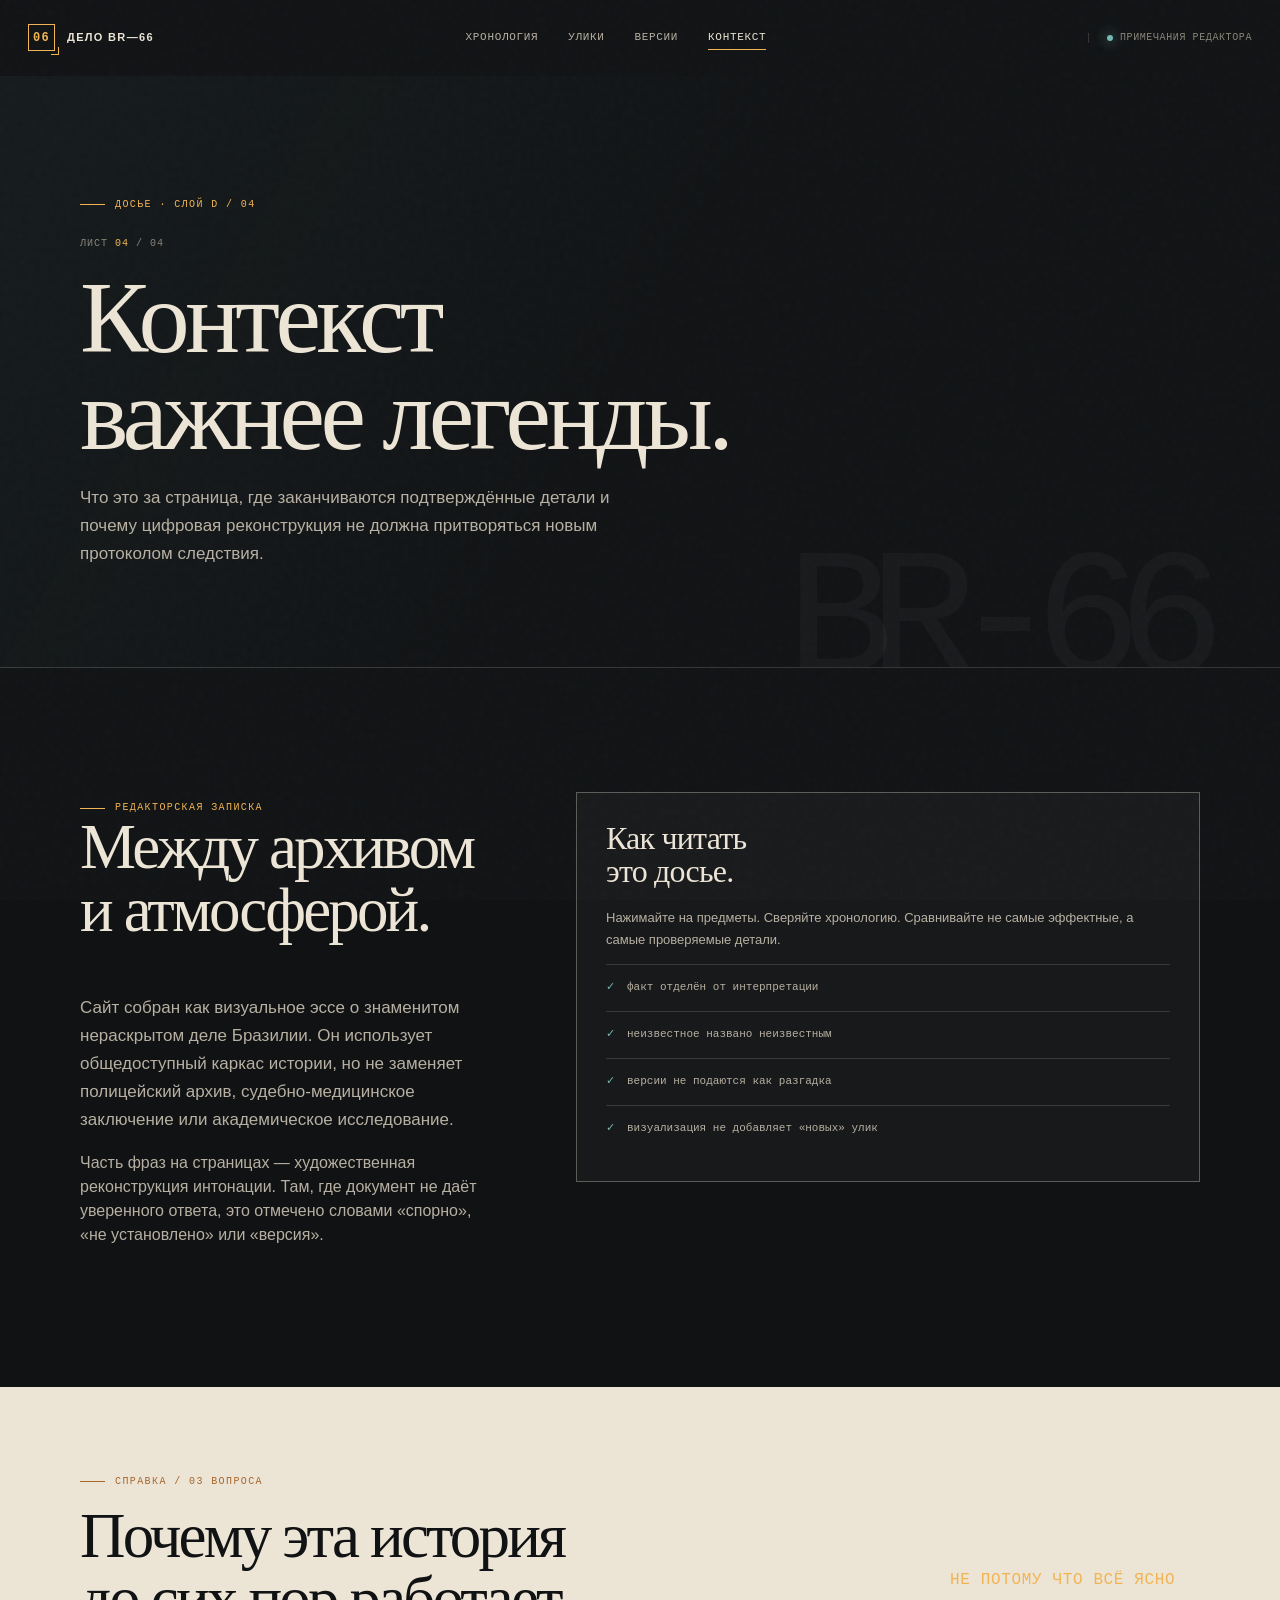
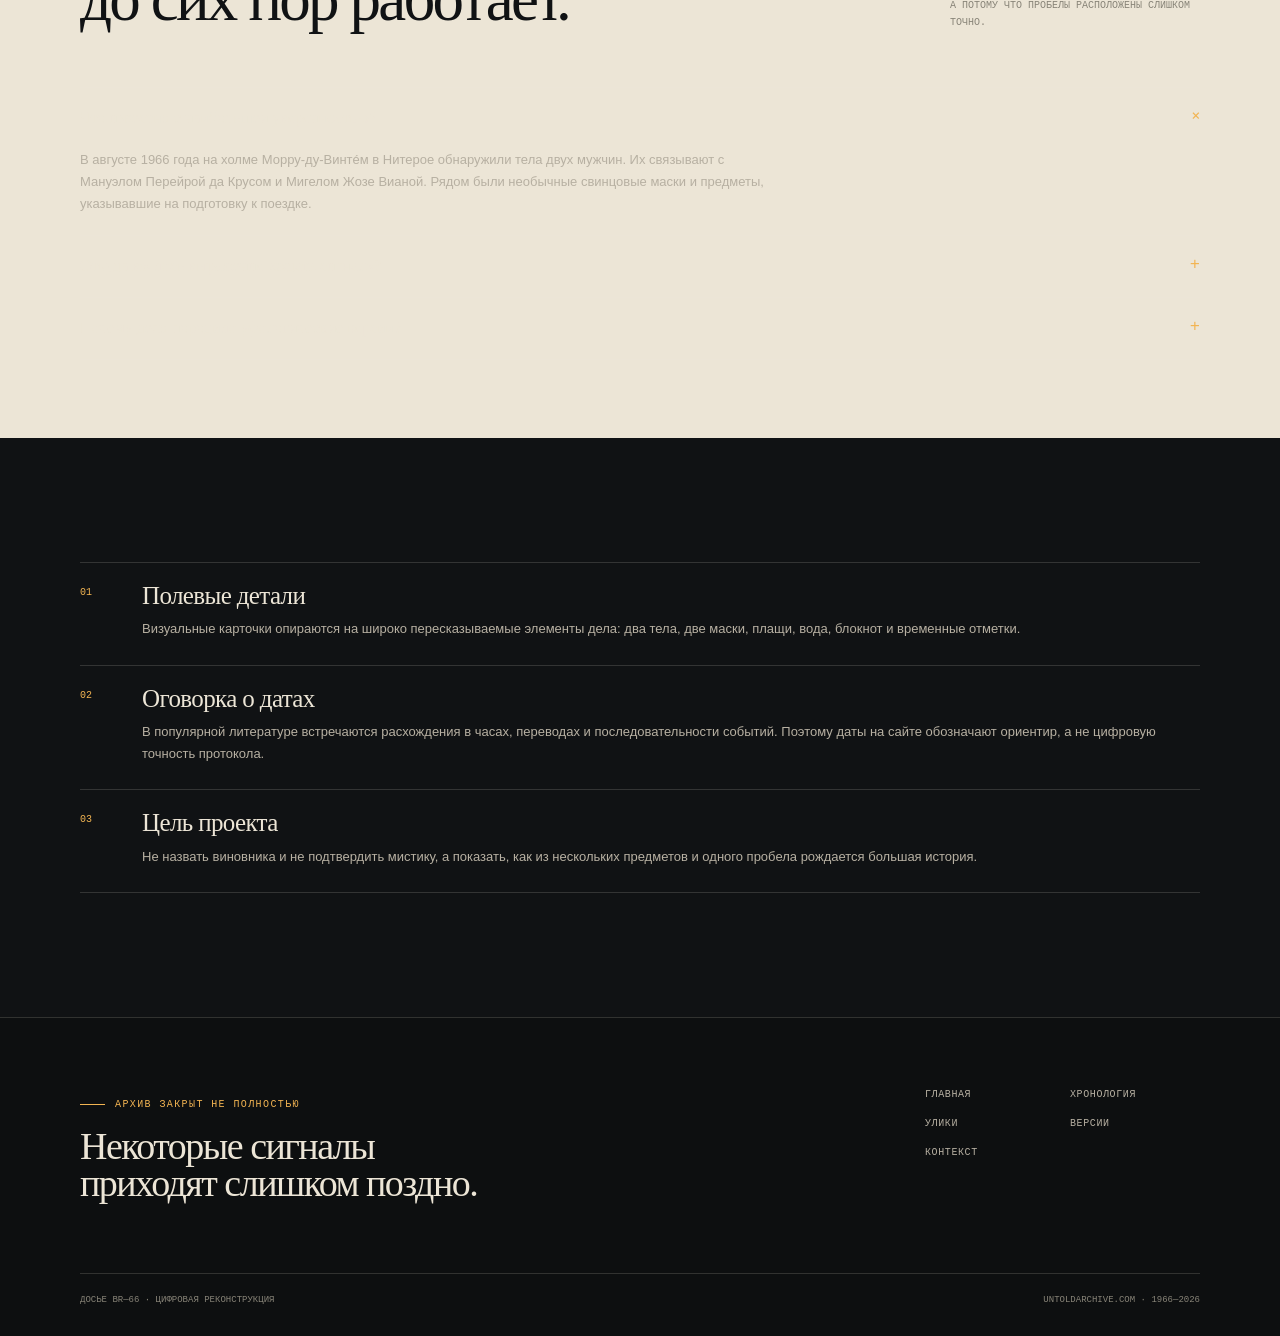
<file: sources.html>
<!doctype html>
<html lang="ru">
<head>
  <meta charset="utf-8">
  <meta name="viewport" content="width=device-width, initial-scale=1">
  <meta name="description" content="Контекст, метод и ограничения цифровой реконструкции дела свинцовых масок.">
  <title>Контекст — Дело BR-66</title>
  <link rel="stylesheet" href="styles.css">
</head>
<body>
  <header class="site-header"><div class="nav-shell"><a class="brand" href="index.html" aria-label="На главную"><span class="brand-mark">06</span><span>Дело BR—66</span></a><nav class="nav-links" aria-label="Основная навигация"><a href="chronology.html">Хронология</a><a href="evidence.html">Улики</a><a href="theories.html">Версии</a><a href="sources.html" aria-current="page">Контекст</a></nav><div class="nav-status"><span class="status-dot"></span>примечания редактора</div><button class="menu-toggle" type="button" aria-label="Открыть меню" aria-expanded="false"><span></span><span></span></button></div></header>

  <main class="page-main">
    <section class="page-hero"><div class="container reveal"><span class="eyebrow">Досье · слой D / 04</span><div class="page-index">лист <b>04</b> / 04</div><h1>Контекст<br>важнее легенды.</h1><p class="lede">Что это за страница, где заканчиваются подтверждённые детали и почему цифровая реконструкция не должна притворяться новым протоколом следствия.</p></div></section>

    <section class="section">
      <div class="container source-layout">
        <div class="reveal"><span class="eyebrow">Редакторская записка</span><h2>Между архивом и атмосферой.</h2><p class="lede">Сайт собран как визуальное эссе о знаменитом нераскрытом деле Бразилии. Он использует общедоступный каркас истории, но не заменяет полицейский архив, судебно-медицинское заключение или академическое исследование.</p><p class="text-dim">Часть фраз на страницах — художественная реконструкция интонации. Там, где документ не даёт уверенного ответа, это отмечено словами «спорно», «не установлено» или «версия».</p></div>
        <div class="reveal delay-1">
          <div class="method-card"><h3>Как читать<br>это досье.</h3><p>Нажимайте на предметы. Сверяйте хронологию. Сравнивайте не самые эффектные, а самые проверяемые детали.</p><div class="method-check">факт отделён от интерпретации</div><div class="method-check">неизвестное названо неизвестным</div><div class="method-check">версии не подаются как разгадка</div><div class="method-check">визуализация не добавляет «новых» улик</div></div>
        </div>
      </div>
    </section>

    <section class="section-tight paper-section">
      <div class="container">
        <div class="section-header reveal"><div><span class="eyebrow">Справка / 03 вопроса</span><h2>Почему эта история<br>до сих пор работает.</h2></div><div class="header-note"><strong>Не потому что всё ясно</strong>А потому что пробелы расположены слишком точно.</div></div>
        <div class="accordion reveal">
          <div class="accordion-item is-open"><button class="accordion-trigger" type="button" aria-expanded="true"><span>Что известно с наибольшей уверенностью?</span><span>+</span></button><div class="accordion-content"><div><p>В августе 1966 года на холме Морру-ду-Винтéм в Нитерое обнаружили тела двух мужчин. Их связывают с Мануэлом Перейрой да Крусом и Мигелом Жозе Вианой. Рядом были необычные свинцовые маски и предметы, указывавшие на подготовку к поездке.</p></div></div></div>
          <div class="accordion-item"><button class="accordion-trigger" type="button" aria-expanded="false"><span>Откуда взялось выражение «ждать сигнал»?</span><span>+</span></button><div class="accordion-content"><div><p>Из интерпретаций короткой рукописной записки, где присутствуют временные отметки и слово, которое обычно переводят как «сигнал». Перевод, контекст и полнота текста обсуждаются, поэтому на сайте используется осторожная формулировка.</p></div></div></div>
          <div class="accordion-item"><button class="accordion-trigger" type="button" aria-expanded="false"><span>Почему дело породило уфологические версии?</span><span>+</span></button><div class="accordion-content"><div><p>Сочетание масок, расписания, изолированного холма и отсутствия очевидной причины смерти легко превращается в сюжет о контакте. Популярность версии не делает её доказанной: это пример того, как пустоты в документах притягивают сильные образы.</p></div></div></div>
        </div>
      </div>
    </section>

    <section class="section"><div class="container"><div class="source-list reveal"><div class="source-item"><div class="source-num">01</div><div><h3>Полевые детали</h3><p>Визуальные карточки опираются на широко пересказываемые элементы дела: два тела, две маски, плащи, вода, блокнот и временные отметки.</p></div></div><div class="source-item"><div class="source-num">02</div><div><h3>Оговорка о датах</h3><p>В популярной литературе встречаются расхождения в часах, переводах и последовательности событий. Поэтому даты на сайте обозначают ориентир, а не цифровую точность протокола.</p></div></div><div class="source-item"><div class="source-num">03</div><div><h3>Цель проекта</h3><p>Не назвать виновника и не подтвердить мистику, а показать, как из нескольких предметов и одного пробела рождается большая история.</p></div></div></div></div></section>
  </main>

  <footer class="site-footer"><div class="container"><div class="footer-top"><div><span class="eyebrow">Архив закрыт не полностью</span><div class="footer-title">Некоторые сигналы<br>приходят слишком поздно.</div></div><nav class="footer-nav" aria-label="Навигация в подвале"><a href="index.html">Главная</a><a href="chronology.html">Хронология</a><a href="evidence.html">Улики</a><a href="theories.html">Версии</a><a href="sources.html">Контекст</a></nav></div><div class="footer-bottom"><span>Досье BR—66 · цифровая реконструкция</span><span><a href="https://untoldarchive.com/ru/">UntoldArchive.com</a> · 1966—2026</span></div></div></footer>
  <script src="script.js"></script>
<script type="module" src="https://static.cloudflareinsights.com/beacon.min.js/vce701823e78c4301a35b7e07294d87301792088814092" integrity="sha512-UKNk8GbxkABxKcXYuLkO16EleLGUkcvJWtpSNmExE0Too3ZaFAxTscNWEc1OdAv5/BikHawapSCaiD2XCmp+Bw==" data-cf-beacon='{"version":"2024.11.0","token":"1954b47c125f43f8b4338b3c4f804e4f","spa":2}' crossorigin="anonymous"></script>
</body>
</html>
</file>
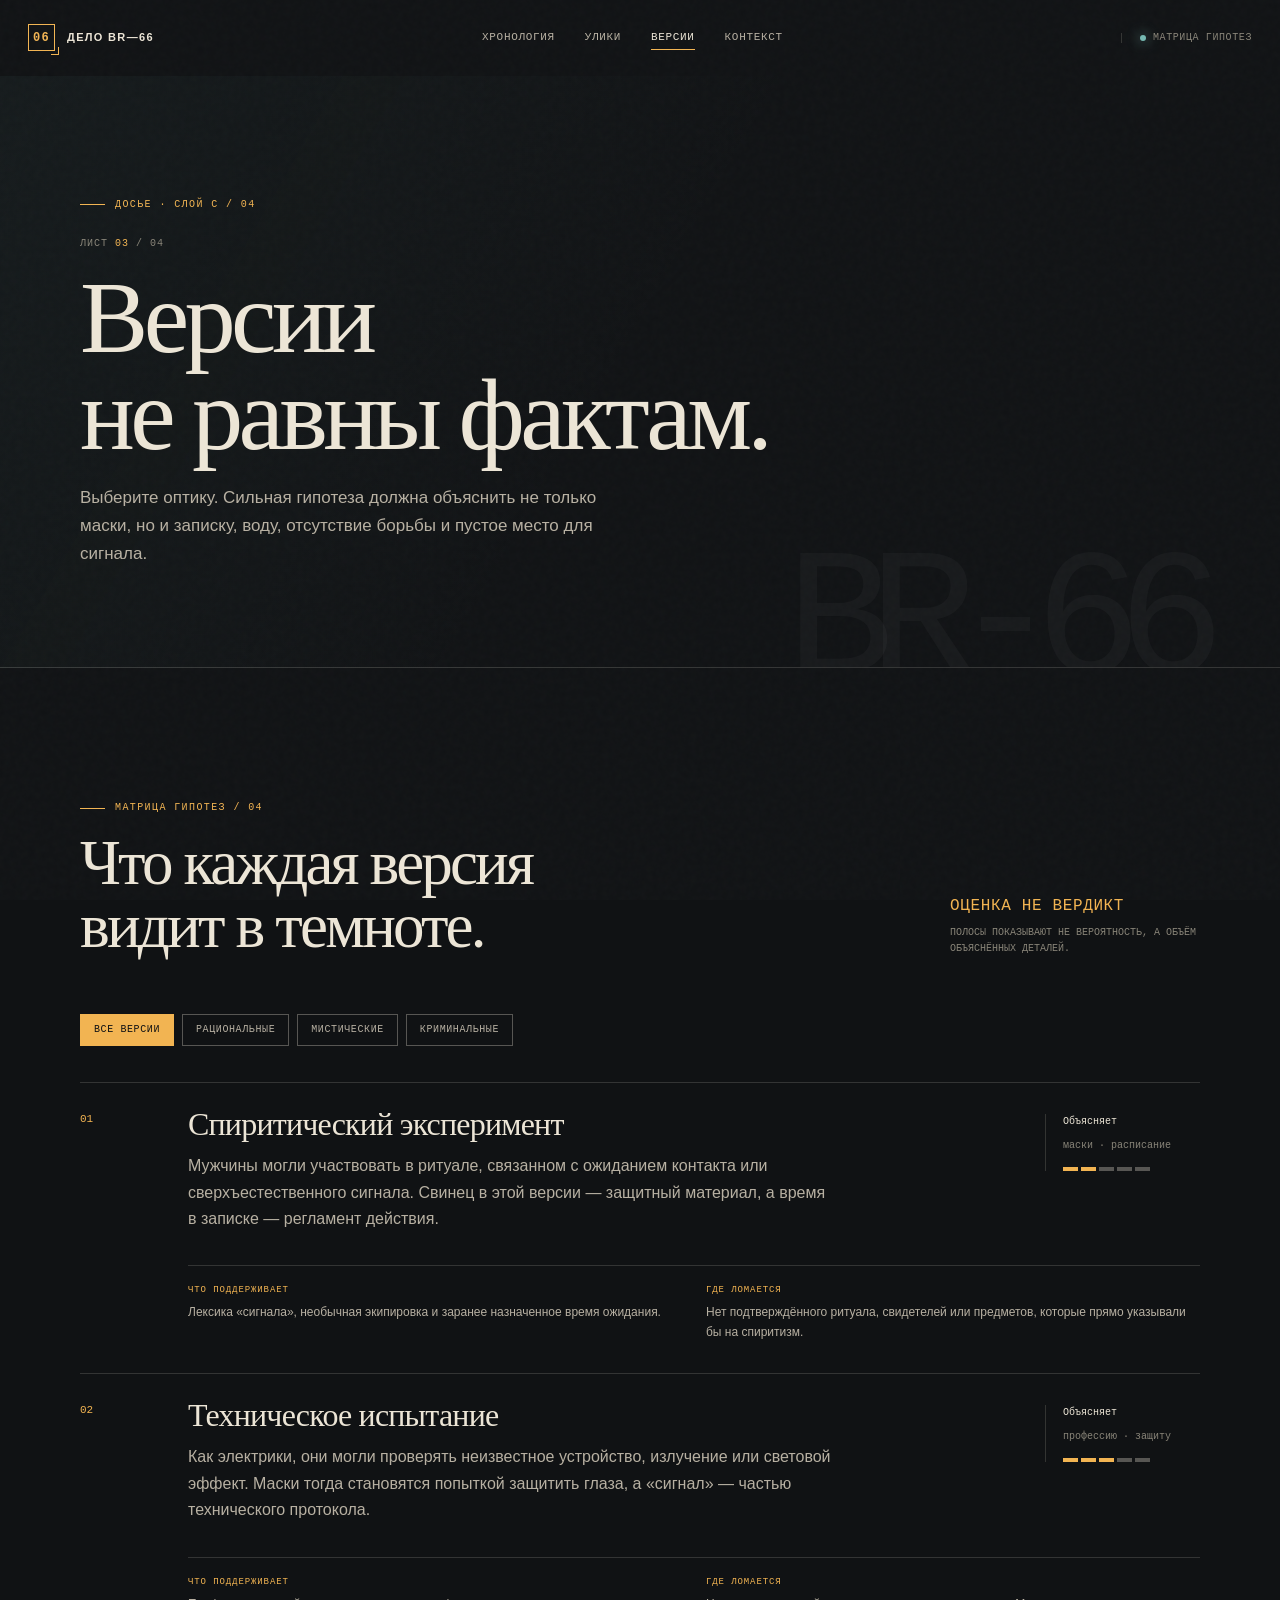
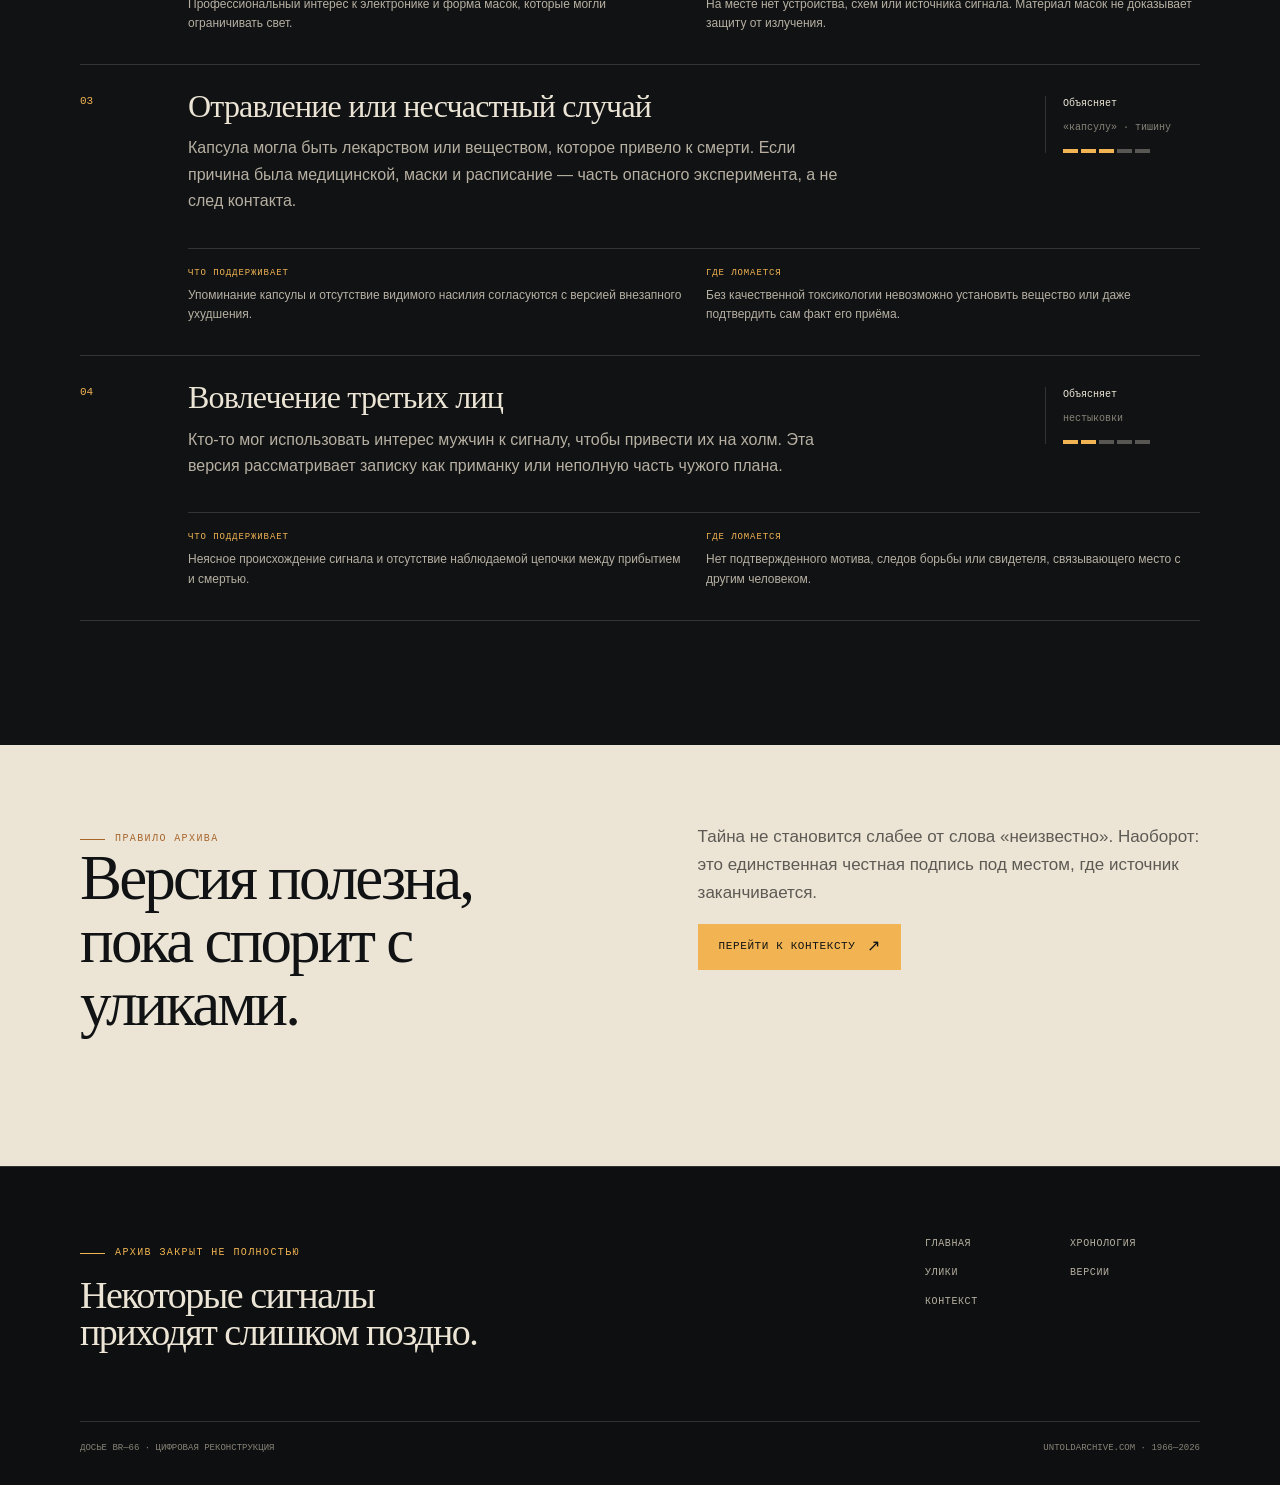
<file: theories.html>
<!doctype html>
<html lang="ru">
<head>
  <meta charset="utf-8">
  <meta name="viewport" content="width=device-width, initial-scale=1">
  <meta name="description" content="Версии о тайне свинцовых масок: рациональные, мистические и криминальные объяснения.">
  <title>Версии — Дело BR-66</title>
  <link rel="stylesheet" href="styles.css">
</head>
<body>
  <header class="site-header"><div class="nav-shell"><a class="brand" href="index.html" aria-label="На главную"><span class="brand-mark">06</span><span>Дело BR—66</span></a><nav class="nav-links" aria-label="Основная навигация"><a href="chronology.html">Хронология</a><a href="evidence.html">Улики</a><a href="theories.html" aria-current="page">Версии</a><a href="sources.html">Контекст</a></nav><div class="nav-status"><span class="status-dot"></span>матрица гипотез</div><button class="menu-toggle" type="button" aria-label="Открыть меню" aria-expanded="false"><span></span><span></span></button></div></header>

  <main class="page-main">
    <section class="page-hero"><div class="container reveal"><span class="eyebrow">Досье · слой C / 04</span><div class="page-index">лист <b>03</b> / 04</div><h1>Версии<br>не равны фактам.</h1><p class="lede">Выберите оптику. Сильная гипотеза должна объяснить не только маски, но и записку, воду, отсутствие борьбы и пустое место для сигнала.</p></div></section>

    <section class="section">
      <div class="container">
        <div class="section-header reveal"><div><span class="eyebrow">Матрица гипотез / 04</span><h2>Что каждая версия<br>видит в темноте.</h2></div><div class="header-note"><strong>Оценка не вердикт</strong>Полосы показывают не вероятность, а объём объяснённых деталей.</div></div>
        <div class="filter-row reveal" role="toolbar" aria-label="Фильтр версий"><button class="filter-button is-active" type="button" data-filter="all">Все версии</button><button class="filter-button" type="button" data-filter="rational">Рациональные</button><button class="filter-button" type="button" data-filter="mystic">Мистические</button><button class="filter-button" type="button" data-filter="crime">Криминальные</button></div>
        <div class="theory-list">
          <article class="theory reveal" data-theory="mystic">
            <div class="theory-number">01</div>
            <div><h3>Спиритический эксперимент</h3><p class="theory-summary">Мужчины могли участвовать в ритуале, связанном с ожиданием контакта или сверхъестественного сигнала. Свинец в этой версии — защитный материал, а время в записке — регламент действия.</p></div>
            <div class="theory-score"><strong>Объясняет</strong>маски · расписание<div class="score-bar" aria-label="Оценка 2 из 5"><i class="on"></i><i class="on"></i><i></i><i></i><i></i></div></div>
            <div class="theory-details"><div><div class="detail-label">Что поддерживает</div><p class="detail-text">Лексика «сигнала», необычная экипировка и заранее назначенное время ожидания.</p></div><div><div class="detail-label">Где ломается</div><p class="detail-text">Нет подтверждённого ритуала, свидетелей или предметов, которые прямо указывали бы на спиритизм.</p></div></div>
          </article>
          <article class="theory reveal" data-theory="rational">
            <div class="theory-number">02</div>
            <div><h3>Техническое испытание</h3><p class="theory-summary">Как электрики, они могли проверять неизвестное устройство, излучение или световой эффект. Маски тогда становятся попыткой защитить глаза, а «сигнал» — частью технического протокола.</p></div>
            <div class="theory-score"><strong>Объясняет</strong>профессию · защиту<div class="score-bar" aria-label="Оценка 3 из 5"><i class="on"></i><i class="on"></i><i class="on"></i><i></i><i></i></div></div>
            <div class="theory-details"><div><div class="detail-label">Что поддерживает</div><p class="detail-text">Профессиональный интерес к электронике и форма масок, которые могли ограничивать свет.</p></div><div><div class="detail-label">Где ломается</div><p class="detail-text">На месте нет устройства, схем или источника сигнала. Материал масок не доказывает защиту от излучения.</p></div></div>
          </article>
          <article class="theory reveal" data-theory="rational">
            <div class="theory-number">03</div>
            <div><h3>Отравление или несчастный случай</h3><p class="theory-summary">Капсула могла быть лекарством или веществом, которое привело к смерти. Если причина была медицинской, маски и расписание — часть опасного эксперимента, а не след контакта.</p></div>
            <div class="theory-score"><strong>Объясняет</strong>«капсулу» · тишину<div class="score-bar" aria-label="Оценка 3 из 5"><i class="on"></i><i class="on"></i><i class="on"></i><i></i><i></i></div></div>
            <div class="theory-details"><div><div class="detail-label">Что поддерживает</div><p class="detail-text">Упоминание капсулы и отсутствие видимого насилия согласуются с версией внезапного ухудшения.</p></div><div><div class="detail-label">Где ломается</div><p class="detail-text">Без качественной токсикологии невозможно установить вещество или даже подтвердить сам факт его приёма.</p></div></div>
          </article>
          <article class="theory reveal" data-theory="crime">
            <div class="theory-number">04</div>
            <div><h3>Вовлечение третьих лиц</h3><p class="theory-summary">Кто-то мог использовать интерес мужчин к сигналу, чтобы привести их на холм. Эта версия рассматривает записку как приманку или неполную часть чужого плана.</p></div>
            <div class="theory-score"><strong>Объясняет</strong>нестыковки<div class="score-bar" aria-label="Оценка 2 из 5"><i class="on"></i><i class="on"></i><i></i><i></i><i></i></div></div>
            <div class="theory-details"><div><div class="detail-label">Что поддерживает</div><p class="detail-text">Неясное происхождение сигнала и отсутствие наблюдаемой цепочки между прибытием и смертью.</p></div><div><div class="detail-label">Где ломается</div><p class="detail-text">Нет подтвержденного мотива, следов борьбы или свидетеля, связывающего место с другим человеком.</p></div></div>
          </article>
        </div>
      </div>
    </section>

    <section class="section-tight paper-section"><div class="container reveal"><div class="two-col"><div><span class="eyebrow">Правило архива</span><h2>Версия полезна,<br>пока спорит с уликами.</h2></div><div><p class="lede">Тайна не становится слабее от слова «неизвестно». Наоборот: это единственная честная подпись под местом, где источник заканчивается.</p><a class="button" href="sources.html">Перейти к контексту <span class="button-arrow">↗</span></a></div></div></div></section>
  </main>

  <footer class="site-footer"><div class="container"><div class="footer-top"><div><span class="eyebrow">Архив закрыт не полностью</span><div class="footer-title">Некоторые сигналы<br>приходят слишком поздно.</div></div><nav class="footer-nav" aria-label="Навигация в подвале"><a href="index.html">Главная</a><a href="chronology.html">Хронология</a><a href="evidence.html">Улики</a><a href="theories.html">Версии</a><a href="sources.html">Контекст</a></nav></div><div class="footer-bottom"><span>Досье BR—66 · цифровая реконструкция</span><span><a href="https://untoldarchive.com/ru/">UntoldArchive.com</a> · 1966—2026</span></div></div></footer>
  <script src="script.js"></script>
<script type="module" src="https://static.cloudflareinsights.com/beacon.min.js/vce701823e78c4301a35b7e07294d87301792088814092" integrity="sha512-UKNk8GbxkABxKcXYuLkO16EleLGUkcvJWtpSNmExE0Too3ZaFAxTscNWEc1OdAv5/BikHawapSCaiD2XCmp+Bw==" data-cf-beacon='{"version":"2024.11.0","token":"1954b47c125f43f8b4338b3c4f804e4f","spa":2}' crossorigin="anonymous"></script>
</body>
</html>
</file>
<file: styles.css>
:root {
  --ink: #101214;
  --ink-2: #171a1c;
  --ink-3: #202426;
  --paper: #ece5d6;
  --paper-dim: #b7b0a2;
  --paper-faint: #888478;
  --line: rgba(236, 229, 214, 0.16);
  --line-strong: rgba(236, 229, 214, 0.32);
  --amber: #f2b452;
  --amber-bright: #ffd27f;
  --teal: #75b8b1;
  --red: #d86b58;
  --blue: #86a7bd;
  --serif: Georgia, 'Times New Roman', serif;
  --sans: 'Arial Narrow', 'Helvetica Neue', Arial, sans-serif;
  --mono: 'SFMono-Regular', Consolas, 'Liberation Mono', monospace;
  --shadow: 0 24px 80px rgba(0, 0, 0, 0.24);
}

* { box-sizing: border-box; }
html { scroll-behavior: smooth; background: var(--ink); }
body {
  margin: 0;
  min-width: 320px;
  background: var(--ink);
  color: var(--paper);
  font-family: var(--sans);
  font-size: 16px;
  line-height: 1.5;
  overflow-x: hidden;
}
body::before {
  content: '';
  position: fixed;
  inset: 0;
  pointer-events: none;
  opacity: .035;
  z-index: 50;
  background-image: url("data:image/svg+xml,%3Csvg viewBox='0 0 160 160' xmlns='http://www.w3.org/2000/svg'%3E%3Cfilter id='n'%3E%3CfeTurbulence type='fractalNoise' baseFrequency='.9' numOctaves='4' stitchTiles='stitch'/%3E%3C/filter%3E%3Crect width='100%25' height='100%25' filter='url(%23n)' opacity='.7'/%3E%3C/svg%3E");
  mix-blend-mode: screen;
}
::selection { color: var(--ink); background: var(--amber); }
a { color: inherit; text-decoration: none; }
button, a { -webkit-tap-highlight-color: transparent; }
button { font: inherit; }
img, svg { max-width: 100%; display: block; }

.site-header {
  position: fixed;
  inset: 0 0 auto;
  z-index: 40;
  height: 76px;
  border-bottom: 1px solid transparent;
  transition: background .35s ease, border-color .35s ease, height .35s ease;
}
.site-header.is-scrolled {
  height: 64px;
  background: rgba(16, 18, 20, .9);
  border-color: var(--line);
  backdrop-filter: blur(18px);
}
.nav-shell {
  width: min(1240px, calc(100% - 56px));
  height: 100%;
  margin: 0 auto;
  display: flex;
  align-items: center;
  justify-content: space-between;
  gap: 24px;
}
.brand {
  display: inline-flex;
  align-items: center;
  gap: 12px;
  min-width: max-content;
  letter-spacing: .12em;
  font-size: 11px;
  font-weight: 700;
  text-transform: uppercase;
}
.brand-mark {
  position: relative;
  width: 27px;
  height: 27px;
  display: grid;
  place-items: center;
  border: 1px solid var(--amber);
  color: var(--amber);
  font: 700 12px/1 var(--mono);
}
.brand-mark::after {
  content: '';
  position: absolute;
  right: -5px;
  bottom: -5px;
  width: 7px;
  height: 7px;
  border-right: 1px solid var(--amber);
  border-bottom: 1px solid var(--amber);
}
.nav-links { display: flex; align-items: center; gap: 4px; }
.nav-links a {
  position: relative;
  padding: 9px 13px;
  color: var(--paper-dim);
  font: 11px/1 var(--mono);
  letter-spacing: .06em;
  text-transform: uppercase;
  transition: color .2s ease;
}
.nav-links a::after {
  content: '';
  position: absolute;
  left: 13px;
  right: 13px;
  bottom: 2px;
  height: 1px;
  background: var(--amber);
  transform: scaleX(0);
  transform-origin: left;
  transition: transform .25s ease;
}
.nav-links a:hover, .nav-links a[aria-current='page'] { color: var(--paper); }
.nav-links a:hover::after, .nav-links a[aria-current='page']::after { transform: scaleX(1); }
.nav-status {
  display: inline-flex;
  align-items: center;
  gap: 7px;
  margin-left: 10px;
  padding-left: 18px;
  border-left: 1px solid var(--line);
  color: var(--paper-faint);
  font: 10px/1 var(--mono);
  letter-spacing: .06em;
  text-transform: uppercase;
}
.status-dot { width: 6px; height: 6px; border-radius: 50%; background: var(--teal); box-shadow: 0 0 13px var(--teal); }
.menu-toggle { display: none; border: 0; background: transparent; color: var(--paper); cursor: pointer; padding: 8px; }
.menu-toggle span { display: block; width: 25px; height: 1px; margin: 5px 0; background: currentColor; transition: transform .2s ease; }

.container { width: min(1120px, calc(100% - 56px)); margin-inline: auto; }
.narrow { width: min(790px, calc(100% - 56px)); margin-inline: auto; }
.page-main { padding-top: 76px; }
.eyebrow {
  display: inline-flex;
  align-items: center;
  gap: 10px;
  color: var(--amber);
  font: 10px/1 var(--mono);
  letter-spacing: .14em;
  text-transform: uppercase;
}
.eyebrow::before { content: ''; display: inline-block; width: 25px; height: 1px; background: currentColor; }
.overline { color: var(--paper-faint); font: 10px/1.3 var(--mono); letter-spacing: .14em; text-transform: uppercase; }
.display, h1, h2, h3, p { margin-top: 0; }
.display, h1, h2, h3 { font-weight: 400; }
h1, .display { font-family: var(--serif); letter-spacing: -.045em; line-height: .95; }
h2 { font-family: var(--serif); font-size: clamp(34px, 5vw, 63px); line-height: 1; letter-spacing: -.045em; }
h3 { font-size: 22px; line-height: 1.08; letter-spacing: -.025em; }
.lede { color: var(--paper-dim); font-size: 17px; line-height: 1.65; }
.text-dim { color: var(--paper-dim); }
.text-amber { color: var(--amber); }
.mono { font-family: var(--mono); }
.rule { height: 1px; background: var(--line); border: 0; margin: 0; }

/* hero */
.hero {
  position: relative;
  min-height: 760px;
  display: flex;
  align-items: center;
  overflow: hidden;
  background:
    radial-gradient(circle at 77% 43%, rgba(67, 97, 93, .18), transparent 30%),
    radial-gradient(circle at 16% 84%, rgba(242, 180, 82, .08), transparent 22%),
    var(--ink);
}
.hero::before {
  content: '';
  position: absolute;
  inset: 0;
  opacity: .28;
  background-image: linear-gradient(90deg, transparent 49.9%, rgba(236,229,214,.065) 50%, transparent 50.1%), linear-gradient(0deg, transparent 49.9%, rgba(236,229,214,.055) 50%, transparent 50.1%);
  background-size: 110px 110px;
  mask-image: linear-gradient(90deg, transparent, black 30%, black 75%, transparent);
}
.hero-grid {
  position: relative;
  z-index: 2;
  width: min(1240px, calc(100% - 56px));
  margin: 0 auto;
  display: grid;
  grid-template-columns: minmax(0, 1.02fr) minmax(350px, .98fr);
  gap: clamp(44px, 8vw, 120px);
  align-items: center;
}
.hero-copy { padding-top: 46px; }
.hero h1 { max-width: 710px; margin: 25px 0 29px; font-size: clamp(60px, 8.3vw, 126px); }
.hero h1 em { color: var(--amber); font-style: normal; }
.hero-subtitle { max-width: 490px; margin-bottom: 38px; color: var(--paper-dim); font: 17px/1.55 var(--serif); }
.hero-actions { display: flex; flex-wrap: wrap; align-items: center; gap: 18px; }
.button {
  display: inline-flex;
  align-items: center;
  justify-content: center;
  gap: 11px;
  min-height: 46px;
  padding: 0 20px;
  border: 1px solid var(--amber);
  color: var(--ink);
  background: var(--amber);
  font: 11px/1 var(--mono);
  letter-spacing: .055em;
  text-transform: uppercase;
  transition: background .2s ease, color .2s ease, transform .2s ease;
}
.button:hover { color: var(--ink); background: var(--amber-bright); transform: translateY(-2px); }
.button.ghost { color: var(--amber); background: transparent; }
.button.ghost:hover { color: var(--ink); background: var(--amber); }
.button-arrow { font-size: 16px; line-height: 0; }
.hero-meta { display: flex; gap: 27px; margin-top: 68px; }
.meta-cell { position: relative; padding-left: 14px; border-left: 1px solid var(--amber); }
.meta-label { margin-bottom: 6px; color: var(--paper-faint); font: 9px/1.2 var(--mono); letter-spacing: .13em; text-transform: uppercase; }
.meta-value { font: 13px/1.2 var(--mono); color: var(--paper); }

.hero-visual { position: relative; min-height: 560px; }
.dossier {
  position: absolute;
  z-index: 3;
  top: 35px;
  right: 0;
  width: min(420px, 90%);
  padding: 20px;
  border: 1px solid rgba(236,229,214,.28);
  background: rgba(28, 32, 33, .78);
  box-shadow: var(--shadow);
  transform: rotate(2.2deg);
}
.dossier::before { content: 'ARQUIVO 06'; position: absolute; top: -20px; right: 15px; color: var(--paper-faint); font: 9px/1 var(--mono); letter-spacing: .15em; }
.dossier-top { display: flex; justify-content: space-between; align-items: flex-start; padding-bottom: 14px; border-bottom: 1px solid var(--line); }
.dossier-title { font: 11px/1.4 var(--mono); letter-spacing: .08em; text-transform: uppercase; }
.dossier-stamp { color: var(--red); border: 1px solid currentColor; padding: 5px 7px; font: 9px/1 var(--mono); letter-spacing: .12em; transform: rotate(-8deg); }
.map-art { position: relative; height: 310px; margin: 18px 0 14px; overflow: hidden; background: #182223; }
.map-art::after { content: ''; position: absolute; inset: 0; background: linear-gradient(125deg, rgba(242,180,82,.08), transparent 40%, rgba(117,184,177,.08)); }
.map-art svg { width: 100%; height: 100%; opacity: .78; }
.map-pin { position: absolute; left: 53%; top: 52%; width: 8px; height: 8px; border-radius: 50%; background: var(--amber); box-shadow: 0 0 0 7px rgba(242,180,82,.14), 0 0 28px var(--amber); }
.map-pin::after { content: 'MORRO DO VINTÉM'; position: absolute; left: 15px; top: 7px; white-space: nowrap; color: var(--amber-bright); font: 9px/1 var(--mono); letter-spacing: .08em; }
.map-coord { position: absolute; color: rgba(236,229,214,.44); font: 8px/1 var(--mono); letter-spacing: .1em; }
.map-coord.north { top: 12px; right: 14px; }
.map-coord.south { bottom: 12px; left: 14px; }
.dossier-bottom { display: grid; grid-template-columns: 1fr 1fr; gap: 12px; }
.dossier-note { color: var(--paper-faint); font: 10px/1.5 var(--mono); }
.dossier-note strong { display: block; color: var(--paper); font-weight: 400; }
.mask-shadow {
  position: absolute;
  left: 10px;
  bottom: 30px;
  width: 290px;
  height: 290px;
  border-radius: 50%;
  background: radial-gradient(ellipse at 50% 40%, rgba(117,184,177,.12), transparent 64%);
  filter: blur(2px);
}
.signal-line { position: absolute; z-index: 1; left: -80px; top: 50%; width: 550px; border-top: 1px dashed rgba(242,180,82,.34); transform: rotate(-19deg); }
.signal-line::before, .signal-line::after { content: ''; position: absolute; top: -4px; width: 7px; height: 7px; border-radius: 50%; background: var(--amber); }
.signal-line::before { left: 0; } .signal-line::after { right: 0; }
.vertical-label { position: absolute; right: -20px; top: 212px; color: var(--paper-faint); writing-mode: vertical-rl; font: 9px/1 var(--mono); letter-spacing: .14em; text-transform: uppercase; }
.scroll-cue { position: absolute; left: 28px; bottom: 28px; display: flex; align-items: center; gap: 12px; color: var(--paper-faint); font: 9px/1 var(--mono); letter-spacing: .1em; text-transform: uppercase; transform: rotate(-90deg); transform-origin: left center; }
.scroll-cue::before { content: ''; display: block; width: 42px; height: 1px; background: var(--paper-faint); }

/* common sections */
.section { padding: 124px 0; }
.section-tight { padding: 78px 0; }
.section-header { display: flex; justify-content: space-between; gap: 34px; align-items: flex-end; margin-bottom: 56px; }
.section-header h2 { max-width: 700px; margin: 16px 0 0; }
.section-header .header-note { width: min(250px, 100%); color: var(--paper-faint); font: 10px/1.65 var(--mono); text-transform: uppercase; }
.section-header .header-note strong { display: block; color: var(--amber); font-size: 16px; font-weight: 400; letter-spacing: .04em; margin-bottom: 5px; }
.paper-section { color: var(--ink); background: var(--paper); }
.paper-section .text-dim, .paper-section .lede { color: #5d5a54; }
.paper-section .eyebrow { color: #a7652b; }
.paper-section .rule { background: rgba(16,18,20,.18); }

.stat-grid { display: grid; grid-template-columns: repeat(4, 1fr); border-block: 1px solid var(--line); }
.stat { min-height: 170px; padding: 28px 25px 23px 0; border-right: 1px solid var(--line); }
.stat + .stat { padding-left: 25px; }
.stat:last-child { border-right: 0; }
.stat-number { display: block; margin-bottom: 17px; color: var(--amber); font: clamp(37px, 5vw, 60px)/.9 var(--serif); letter-spacing: -.06em; }
.stat-label { color: var(--paper-dim); font: 10px/1.45 var(--mono); letter-spacing: .08em; text-transform: uppercase; }

.two-col { display: grid; grid-template-columns: minmax(0, 1fr) minmax(0, 1fr); gap: clamp(42px, 9vw, 130px); }
.two-col.copy-asym { grid-template-columns: .75fr 1.25fr; }
.copy-block h2 { margin: 18px 0 27px; }
.copy-block p { color: var(--paper-dim); line-height: 1.75; }
.quote-block { position: relative; padding: 27px 0 25px 26px; border-left: 1px solid var(--amber); }
.quote-block::before { content: '“'; position: absolute; left: -12px; top: 21px; padding: 2px 3px; color: var(--amber); background: var(--ink); font: 29px/1 var(--serif); }
.quote-block p { margin-bottom: 13px; color: var(--paper); font: 25px/1.25 var(--serif); letter-spacing: -.02em; }
.quote-source { color: var(--paper-faint); font: 9px/1.4 var(--mono); letter-spacing: .08em; text-transform: uppercase; }

.route { position: relative; margin-top: 45px; padding-top: 33px; border-top: 1px solid var(--line); }
.route-line { position: absolute; top: -1px; left: 0; width: 47%; border-top: 1px solid var(--amber); }
.route-points { display: grid; grid-template-columns: repeat(4, 1fr); gap: 14px; }
.route-point { position: relative; padding-top: 17px; }
.route-point::before { content: ''; position: absolute; top: -38px; left: 0; width: 7px; height: 7px; border: 1px solid var(--amber); background: var(--ink); border-radius: 50%; }
.route-point.active::before { background: var(--amber); box-shadow: 0 0 0 7px rgba(242,180,82,.11); }
.route-time { color: var(--amber); font: 10px/1 var(--mono); letter-spacing: .1em; }
.route-point p { max-width: 170px; margin: 11px 0 0; color: var(--paper-dim); font: 12px/1.55 var(--mono); }

.case-card-grid { display: grid; grid-template-columns: repeat(3, 1fr); gap: 1px; background: var(--line); }
.case-card { min-height: 310px; display: flex; flex-direction: column; justify-content: space-between; padding: 25px; background: var(--ink-2); transition: background .25s ease, transform .25s ease; }
.case-card:hover { background: var(--ink-3); transform: translateY(-4px); }
.case-card-number { color: var(--amber); font: 10px/1 var(--mono); }
.case-card h3 { margin: 38px 0 12px; font-family: var(--serif); font-size: 29px; }
.case-card p { color: var(--paper-dim); font-size: 13px; line-height: 1.55; }
.card-link { display: flex; align-items: center; justify-content: space-between; padding-top: 20px; border-top: 1px solid var(--line); color: var(--amber); font: 10px/1 var(--mono); letter-spacing: .08em; text-transform: uppercase; }
.card-link span { font-size: 17px; }

/* inner page hero */
.page-hero { position: relative; padding: 112px 0 82px; overflow: hidden; border-bottom: 1px solid var(--line); background: linear-gradient(120deg, rgba(117,184,177,.05), transparent 50%); }
.page-hero::after { content: 'BR-66'; position: absolute; right: max(28px, calc((100% - 1120px) / 2)); bottom: -29px; color: rgba(236,229,214,.035); font: 180px/.8 var(--mono); letter-spacing: -.14em; pointer-events: none; }
.page-hero h1 { max-width: 810px; margin: 20px 0 20px; font-size: clamp(55px, 8vw, 108px); }
.page-hero .lede { max-width: 570px; }
.page-index { margin-top: 27px; color: var(--paper-faint); font: 10px/1 var(--mono); letter-spacing: .1em; text-transform: uppercase; }
.page-index b { color: var(--amber); font-weight: 400; }

/* chronology */
.timeline-shell { position: relative; display: grid; grid-template-columns: 150px 1fr; gap: 64px; }
.timeline-side { position: sticky; top: 100px; align-self: start; }
.timeline-side .side-code { color: var(--amber); font: 11px/1.5 var(--mono); }
.timeline-side p { margin: 17px 0; color: var(--paper-faint); font: 10px/1.6 var(--mono); }
.timeline-meter { height: 130px; width: 1px; margin-top: 30px; background: linear-gradient(var(--amber), transparent); }
.timeline { position: relative; }
.timeline::before { content: ''; position: absolute; top: 7px; bottom: 6px; left: 47px; width: 1px; background: var(--line-strong); }
.timeline-item { position: relative; display: grid; grid-template-columns: 95px 1fr; gap: 39px; padding-bottom: 69px; }
.timeline-item:last-child { padding-bottom: 0; }
.timeline-date { position: relative; z-index: 1; color: var(--amber); font: 10px/1.35 var(--mono); letter-spacing: .05em; text-transform: uppercase; }
.timeline-date::after { content: ''; position: absolute; top: 1px; right: -4px; width: 7px; height: 7px; border: 1px solid var(--amber); background: var(--ink); border-radius: 50%; }
.timeline-item.is-key .timeline-date::after { background: var(--amber); box-shadow: 0 0 0 6px rgba(242,180,82,.1); }
.timeline-content { padding: 0 0 28px; border-bottom: 1px solid var(--line); }
.timeline-content h3 { margin: -5px 0 13px; font-family: var(--serif); font-size: 32px; }
.timeline-content p { max-width: 610px; margin-bottom: 0; color: var(--paper-dim); line-height: 1.7; }
.timeline-tag { display: inline-block; margin-top: 18px; padding: 6px 8px; border: 1px solid var(--line-strong); color: var(--paper-faint); font: 9px/1 var(--mono); letter-spacing: .08em; text-transform: uppercase; }
.timeline-highlight { margin: 32px 0 85px; padding: 35px; border: 1px solid var(--amber); background: rgba(242,180,82,.05); }
.timeline-highlight p { max-width: 650px; margin: 0; color: var(--paper); font: 25px/1.3 var(--serif); }

/* evidence */
.evidence-intro { display: grid; grid-template-columns: .9fr 1.1fr; gap: 75px; align-items: start; margin-bottom: 70px; }
.evidence-intro h2 { margin: 15px 0 0; }
.evidence-intro p { max-width: 570px; margin: 0; color: var(--paper-dim); line-height: 1.75; }
.evidence-grid { display: grid; grid-template-columns: repeat(12, 1fr); gap: 14px; }
.evidence-item { position: relative; min-height: 300px; display: flex; flex-direction: column; justify-content: space-between; overflow: hidden; padding: 23px; border: 1px solid var(--line); background: #15191a; cursor: pointer; transition: border-color .25s ease, background .25s ease, transform .25s ease; }
.evidence-item:hover { border-color: var(--amber); background: #1b2020; transform: translateY(-4px); }
.evidence-item:nth-child(1) { grid-column: span 7; min-height: 360px; }
.evidence-item:nth-child(2) { grid-column: span 5; }
.evidence-item:nth-child(3) { grid-column: span 4; }
.evidence-item:nth-child(4) { grid-column: span 4; }
.evidence-item:nth-child(5) { grid-column: span 4; }
.evidence-visual { position: absolute; inset: auto 20px 15px auto; width: 45%; height: 55%; opacity: .78; pointer-events: none; }
.evidence-item:nth-child(2) .evidence-visual { width: 54%; }
.evidence-item:nth-child(3) .evidence-visual { width: 75%; height: 45%; }
.evidence-item:nth-child(4) .evidence-visual { width: 72%; height: 55%; }
.evidence-item:nth-child(5) .evidence-visual { width: 65%; height: 50%; }
.evidence-number { position: relative; z-index: 1; color: var(--amber); font: 10px/1 var(--mono); }
.evidence-item h3 { position: relative; z-index: 1; max-width: 260px; margin: 45px 0 9px; font-family: var(--serif); font-size: 32px; }
.evidence-item p { position: relative; z-index: 1; max-width: 280px; margin-bottom: 0; color: var(--paper-dim); font-size: 12px; line-height: 1.5; }
.evidence-open { position: relative; z-index: 1; align-self: flex-start; margin-top: 18px; padding: 0 0 3px; border: 0; border-bottom: 1px solid var(--amber); color: var(--amber); background: none; cursor: pointer; font: 9px/1 var(--mono); letter-spacing: .08em; text-transform: uppercase; }
.specimen { position: relative; height: 100%; }
.specimen::before { content: ''; position: absolute; inset: 12% 16% 16%; border: 1px solid rgba(242,180,82,.26); border-radius: 50%; transform: rotate(13deg); }
.specimen::after { content: ''; position: absolute; inset: 23% 8% 22%; border-top: 1px dashed rgba(117,184,177,.45); border-bottom: 1px dashed rgba(117,184,177,.45); transform: rotate(-13deg); }
.specimen-mask { position: absolute; left: 28%; top: 31%; width: 45%; height: 43%; border: 2px solid rgba(236,229,214,.55); border-radius: 45% 45% 48% 48%; transform: rotate(-13deg); box-shadow: inset 0 0 0 7px rgba(242,180,82,.06); }
.specimen-mask::before, .specimen-mask::after { content: ''; position: absolute; top: 38%; width: 12px; height: 10px; border: 1px solid var(--amber); border-radius: 50%; background: var(--ink-2); }
.specimen-mask::before { left: 21%; } .specimen-mask::after { right: 21%; }
.specimen-mask-line { position: absolute; top: 49%; left: 38%; width: 24%; border-top: 1px solid var(--amber); transform: rotate(-13deg); }
.bottle { position: absolute; left: 30%; bottom: 15%; width: 25%; height: 67%; border: 2px solid rgba(117,184,177,.7); border-radius: 17% 17% 11% 11%; transform: rotate(14deg); }
.bottle::before { content: ''; position: absolute; left: 24%; top: -18%; width: 52%; height: 20%; border: 2px solid rgba(117,184,177,.7); border-bottom: 0; }
.bottle::after { content: 'H₂O'; position: absolute; left: 19%; top: 44%; color: var(--teal); font: 10px/1 var(--mono); transform: rotate(-14deg); }
.paper-note { position: absolute; left: 11%; top: 17%; width: 67%; height: 66%; padding: 18px; border: 1px solid rgba(242,180,82,.55); background: rgba(242,180,82,.06); transform: rotate(-9deg); }
.paper-note::before { content: '16:30\A 18:30\A 19:30\A 20:30'; white-space: pre; color: var(--amber); font: 15px/1.65 var(--mono); }
.paper-note::after { content: 'signal'; position: absolute; right: 10px; bottom: 11px; color: var(--paper-faint); font: 8px/1 var(--mono); text-transform: uppercase; }
.coat { position: absolute; left: 19%; bottom: 12%; width: 62%; height: 74%; border: 1px solid rgba(236,229,214,.4); clip-path: polygon(31% 0, 69% 0, 76% 24%, 93% 100%, 7% 100%, 24% 24%); transform: rotate(7deg); }
.coat::before { content: ''; position: absolute; left: 49%; top: 0; bottom: 0; border-left: 1px dashed var(--amber); }
.watch { position: absolute; inset: 22% 18%; border: 2px solid var(--red); border-radius: 50%; box-shadow: 0 0 0 12px rgba(216,107,88,.06), 0 0 0 30px rgba(216,107,88,.04); }
.watch::before, .watch::after { content: ''; position: absolute; left: 50%; bottom: 50%; width: 1px; height: 31%; background: var(--red); transform-origin: bottom; }
.watch::before { transform: rotate(20deg); } .watch::after { transform: rotate(142deg); height: 23%; }
.watch-label { position: absolute; left: 12%; bottom: 17%; color: var(--red); font: 8px/1 var(--mono); }

/* modal */
.modal { position: fixed; z-index: 60; inset: 0; display: grid; place-items: center; padding: 24px; background: rgba(5,7,8,.78); opacity: 0; visibility: hidden; transition: opacity .25s ease, visibility .25s ease; }
.modal.is-open { opacity: 1; visibility: visible; }
.modal-dialog { position: relative; width: min(580px, 100%); max-height: 90vh; overflow: auto; padding: 34px; border: 1px solid var(--amber); background: var(--ink-2); box-shadow: var(--shadow); transform: translateY(15px); transition: transform .25s ease; }
.modal.is-open .modal-dialog { transform: translateY(0); }
.modal-close { position: absolute; top: 16px; right: 17px; width: 28px; height: 28px; border: 1px solid var(--line-strong); color: var(--paper); background: transparent; cursor: pointer; font: 18px/1 var(--mono); }
.modal-dialog h3 { margin: 22px 0 16px; font-size: 40px; font-family: var(--serif); }
.modal-dialog p { color: var(--paper-dim); line-height: 1.7; }
.modal-facts { display: grid; grid-template-columns: 1fr 1fr; gap: 12px; margin-top: 25px; padding-top: 20px; border-top: 1px solid var(--line); }
.modal-fact { color: var(--paper-faint); font: 10px/1.5 var(--mono); }
.modal-fact strong { display: block; color: var(--amber); font-size: 12px; font-weight: 400; }

/* theories */
.filter-row { display: flex; flex-wrap: wrap; gap: 8px; margin: 0 0 36px; }
.filter-button { padding: 10px 13px; border: 1px solid var(--line-strong); color: var(--paper-dim); background: transparent; cursor: pointer; font: 10px/1 var(--mono); letter-spacing: .06em; text-transform: uppercase; transition: all .2s ease; }
.filter-button:hover, .filter-button.is-active { border-color: var(--amber); color: var(--ink); background: var(--amber); }
.theory-list { border-top: 1px solid var(--line); }
.theory { display: grid; grid-template-columns: 80px minmax(0, 1fr) 155px; gap: 28px; align-items: start; padding: 31px 0; border-bottom: 1px solid var(--line); transition: opacity .2s ease; }
.theory.is-hidden { display: none; }
.theory-number { color: var(--amber); font: 11px/1 var(--mono); }
.theory h3 { margin: -7px 0 12px; font: 32px/1.08 var(--serif); }
.theory-summary { max-width: 650px; margin: 0; color: var(--paper-dim); line-height: 1.65; }
.theory-score { padding-left: 17px; border-left: 1px solid var(--line); color: var(--paper-faint); font: 10px/1.55 var(--mono); }
.theory-score strong { display: block; margin-bottom: 9px; color: var(--paper); font-weight: 400; }
.score-bar { display: flex; gap: 3px; margin-top: 13px; }
.score-bar i { width: 15px; height: 4px; background: var(--line-strong); }
.score-bar i.on { background: var(--amber); }
.theory-details { grid-column: 2 / 4; display: grid; grid-template-columns: 1fr 1fr; gap: 24px; margin-top: 5px; padding-top: 20px; border-top: 1px solid var(--line); }
.detail-label { margin-bottom: 8px; color: var(--amber); font: 9px/1 var(--mono); letter-spacing: .1em; text-transform: uppercase; }
.detail-text { margin: 0; color: var(--paper-dim); font-size: 12px; line-height: 1.6; }

/* sources */
.source-layout { display: grid; grid-template-columns: .8fr 1.2fr; gap: 80px; }
.source-list { border-top: 1px solid var(--line); }
.source-item { display: grid; grid-template-columns: 42px 1fr; gap: 20px; padding: 25px 0; border-bottom: 1px solid var(--line); }
.source-num { color: var(--amber); font: 10px/1 var(--mono); }
.source-item h3 { margin: -6px 0 9px; font: 25px/1.1 var(--serif); }
.source-item p { margin: 0; color: var(--paper-dim); font-size: 13px; line-height: 1.65; }
.method-card { padding: 29px; border: 1px solid var(--line-strong); background: rgba(236,229,214,.035); }
.method-card h3 { margin: 0 0 18px; font: 32px/1.05 var(--serif); }
.method-card p { color: var(--paper-dim); font-size: 13px; line-height: 1.7; }
.method-check { display: flex; gap: 12px; padding: 15px 0; border-top: 1px solid var(--line); color: var(--paper-dim); font: 11px/1.45 var(--mono); }
.method-check::before { content: '✓'; color: var(--teal); }
.accordion { margin-top: 40px; border-top: 1px solid var(--line); }
.accordion-item { border-bottom: 1px solid var(--line); }
.accordion-trigger { width: 100%; display: flex; justify-content: space-between; gap: 18px; padding: 20px 0; border: 0; color: var(--paper); background: none; text-align: left; cursor: pointer; font: 16px/1.3 var(--serif); }
.accordion-trigger span:last-child { color: var(--amber); font: 17px/1 var(--mono); transition: transform .2s ease; }
.accordion-item.is-open .accordion-trigger span:last-child { transform: rotate(45deg); }
.accordion-content { display: grid; grid-template-rows: 0fr; transition: grid-template-rows .25s ease; }
.accordion-item.is-open .accordion-content { grid-template-rows: 1fr; }
.accordion-content > div { overflow: hidden; }
.accordion-content p { max-width: 690px; margin: 0 0 20px; color: var(--paper-dim); font-size: 13px; line-height: 1.7; }

/* footer */
.site-footer { padding: 70px 0 30px; border-top: 1px solid var(--line); background: #0d0f10; }
.footer-top { display: flex; justify-content: space-between; gap: 40px; align-items: flex-start; padding-bottom: 70px; }
.footer-title { max-width: 480px; margin: 16px 0 0; font: 38px/.98 var(--serif); letter-spacing: -.04em; }
.footer-nav { display: grid; grid-template-columns: repeat(2, 130px); gap: 15px; }
.footer-nav a { color: var(--paper-dim); font: 10px/1.4 var(--mono); letter-spacing: .06em; text-transform: uppercase; }
.footer-nav a:hover { color: var(--amber); }
.footer-bottom { display: flex; justify-content: space-between; gap: 20px; padding-top: 20px; border-top: 1px solid var(--line); color: var(--paper-faint); font: 9px/1.4 var(--mono); text-transform: uppercase; }

.reveal { opacity: 0; transform: translateY(18px); transition: opacity .7s ease, transform .7s ease; }
.reveal.is-visible { opacity: 1; transform: none; }
.delay-1 { transition-delay: .1s; } .delay-2 { transition-delay: .2s; } .delay-3 { transition-delay: .3s; }

@media (max-width: 900px) {
  .nav-status { display: none; }
  .hero-grid { grid-template-columns: 1fr; gap: 10px; padding-top: 80px; }
  .hero { min-height: auto; padding: 90px 0 70px; }
  .hero-copy { padding-top: 0; }
  .hero-visual { min-height: 530px; margin: 0 auto; width: min(550px, 100%); }
  .hero h1 { max-width: 720px; }
  .stat-grid { grid-template-columns: repeat(2, 1fr); }
  .stat:nth-child(2) { border-right: 0; }
  .stat:nth-child(-n+2) { border-bottom: 1px solid var(--line); }
  .stat:nth-child(3) { padding-left: 0; }
  .timeline-shell { grid-template-columns: 1fr; gap: 25px; }
  .timeline-side { position: static; display: flex; justify-content: space-between; align-items: flex-start; }
  .timeline-meter { display: none; }
  .source-layout { grid-template-columns: 1fr; gap: 45px; }
}
@media (max-width: 680px) {
  .container, .narrow, .nav-shell, .hero-grid { width: min(100% - 36px, 1120px); }
  .site-header { height: 64px; }
  .site-header.is-scrolled { height: 58px; }
  .menu-toggle { display: block; }
  .nav-links { position: absolute; inset: 64px 18px auto; display: grid; gap: 0; padding: 9px; border: 1px solid var(--line-strong); background: rgba(16,18,20,.97); opacity: 0; visibility: hidden; transform: translateY(-7px); transition: all .2s ease; }
  .nav-links.is-open { opacity: 1; visibility: visible; transform: none; }
  .nav-links a { padding: 16px 13px; border-bottom: 1px solid var(--line); }
  .nav-links a:last-of-type { border-bottom: 0; }
  .hero { padding-top: 100px; }
  .hero h1 { font-size: clamp(55px, 17vw, 86px); }
  .hero-subtitle { font-size: 16px; }
  .hero-meta { gap: 17px; margin-top: 50px; }
  .meta-value { font-size: 11px; }
  .hero-visual { min-height: 440px; margin-top: 20px; }
  .dossier { width: calc(100% - 15px); top: 22px; right: 0; padding: 13px; }
  .map-art { height: 245px; }
  .vertical-label { right: -13px; top: 170px; }
  .mask-shadow { width: 210px; height: 210px; bottom: 5px; }
  .signal-line { left: -60px; width: 400px; }
  .section { padding: 78px 0; }
  .section-tight { padding: 55px 0; }
  .section-header, .two-col, .two-col.copy-asym, .evidence-intro { display: block; }
  .section-header .header-note { margin-top: 25px; }
  .two-col > * + *, .evidence-intro > * + * { margin-top: 38px; }
  .quote-block p { font-size: 22px; }
  .route-points { grid-template-columns: 1fr 1fr; row-gap: 28px; }
  .route-line { width: 50%; }
  .case-card-grid { grid-template-columns: 1fr; }
  .case-card { min-height: 230px; }
  .page-hero { padding: 92px 0 62px; }
  .page-hero h1 { font-size: clamp(52px, 16vw, 82px); }
  .page-hero::after { right: 15px; font-size: 90px; }
  .timeline-item { grid-template-columns: 60px 1fr; gap: 23px; }
  .timeline::before { left: 29px; }
  .timeline-date::after { right: -4px; }
  .timeline-content h3 { font-size: 27px; }
  .timeline-highlight { padding: 24px; margin-bottom: 55px; }
  .timeline-highlight p { font-size: 21px; }
  .evidence-grid { display: block; }
  .evidence-item, .evidence-item:nth-child(1) { min-height: 290px; margin-bottom: 12px; }
  .theory { grid-template-columns: 44px 1fr; gap: 14px; }
  .theory h3 { font-size: 28px; }
  .theory-score { grid-column: 2; padding-left: 0; padding-top: 14px; border-left: 0; border-top: 1px solid var(--line); }
  .theory-details { grid-column: 2; grid-template-columns: 1fr; gap: 20px; }
  .modal-dialog { padding: 27px 21px 22px; }
  .modal-dialog h3 { font-size: 33px; }
  .footer-top { display: block; padding-bottom: 45px; }
  .footer-nav { margin-top: 36px; }
  .footer-bottom { display: block; }
  .footer-bottom span { display: block; margin-top: 8px; }
}
.timeline-meter { position: relative; }
.timeline-meter > span { position: absolute; top: 0; left: 0; width: 1px; height: 0; display: block; background: var(--amber); box-shadow: 0 0 8px var(--amber); }
.modal-lock { overflow: hidden; }
</file>
